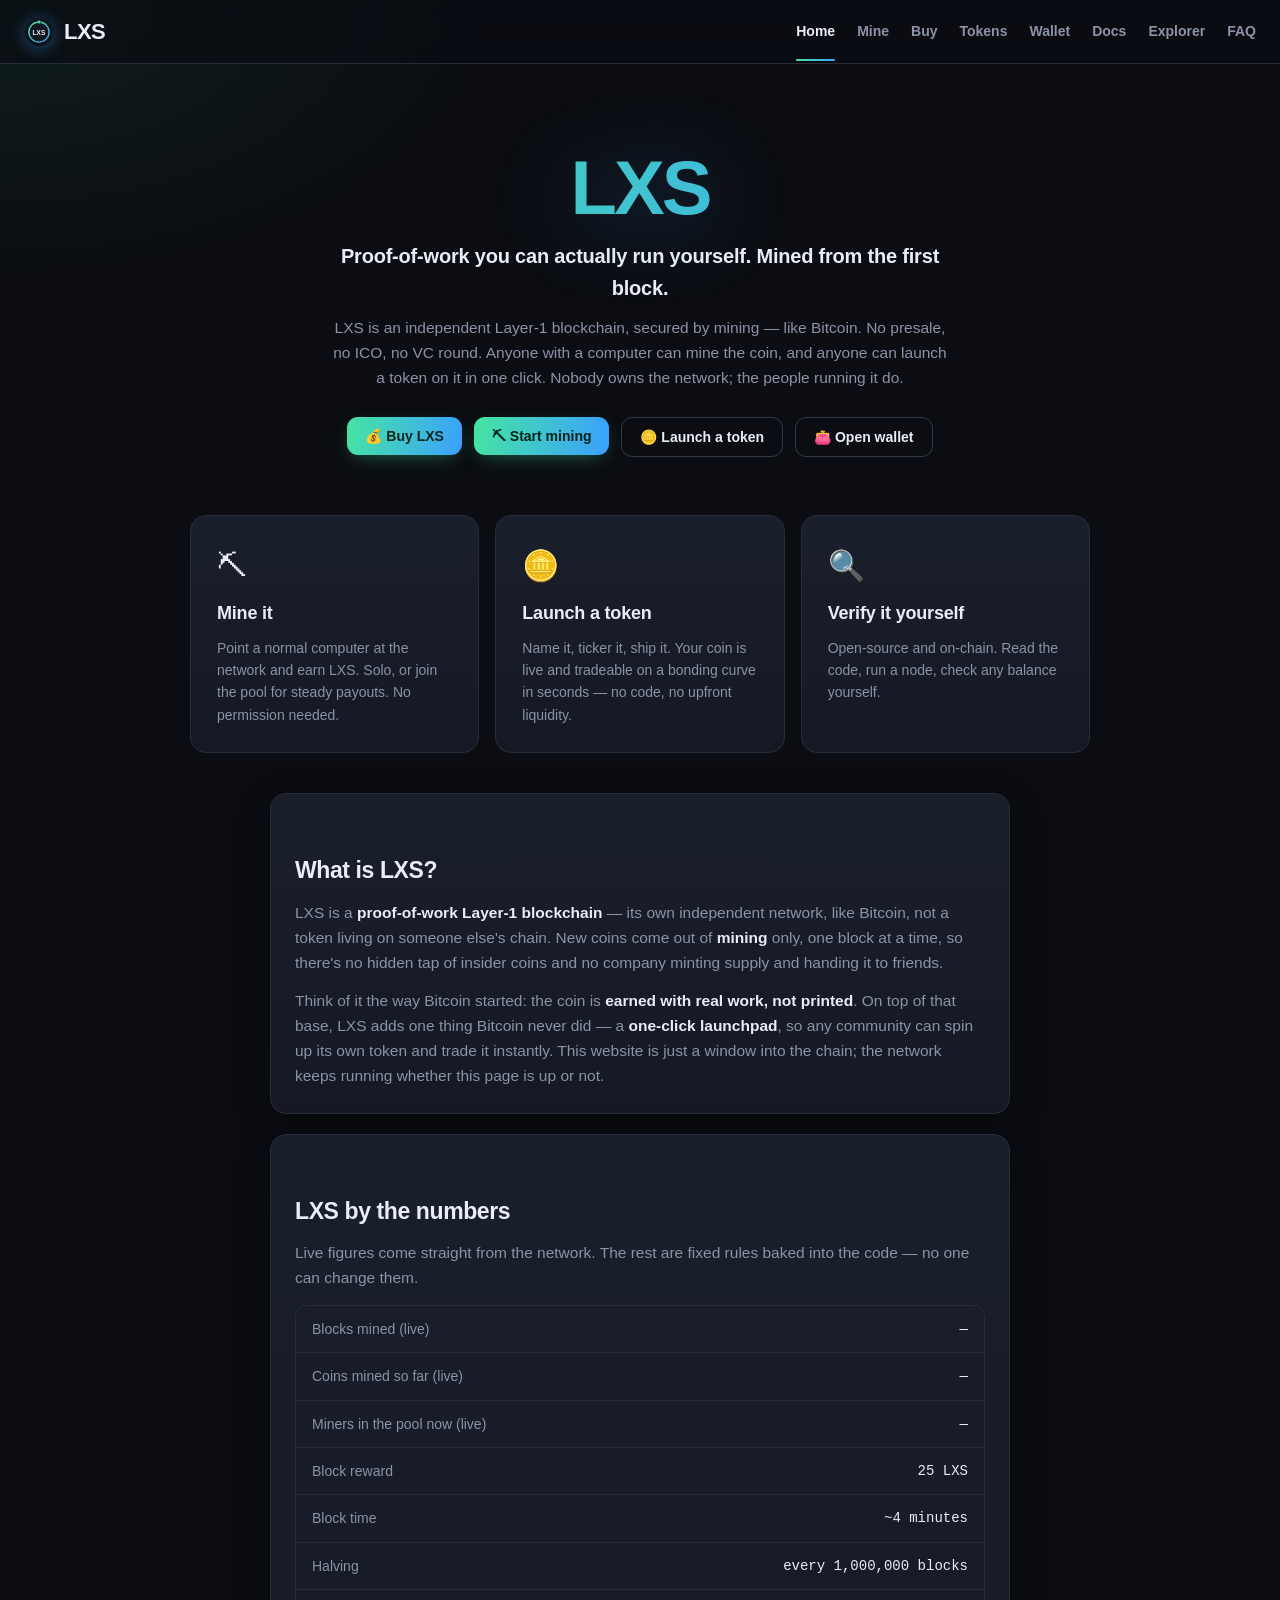
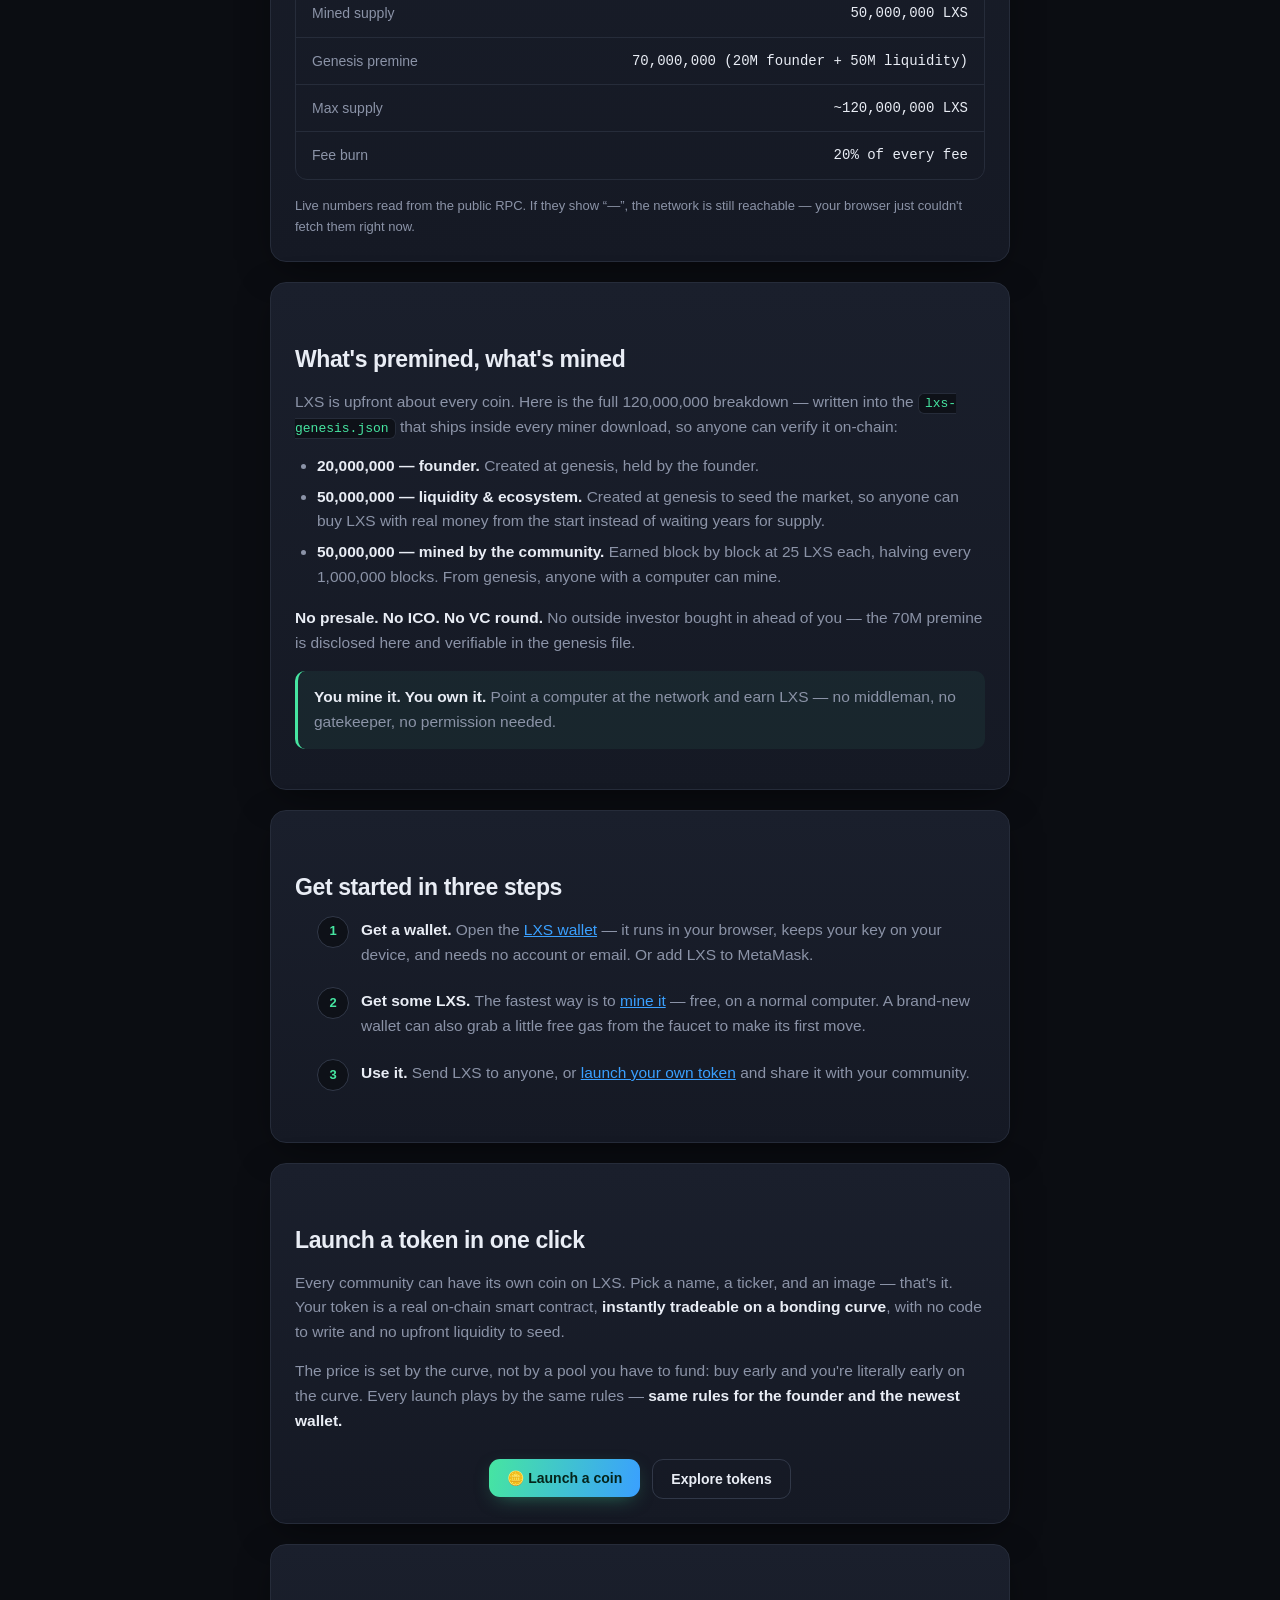
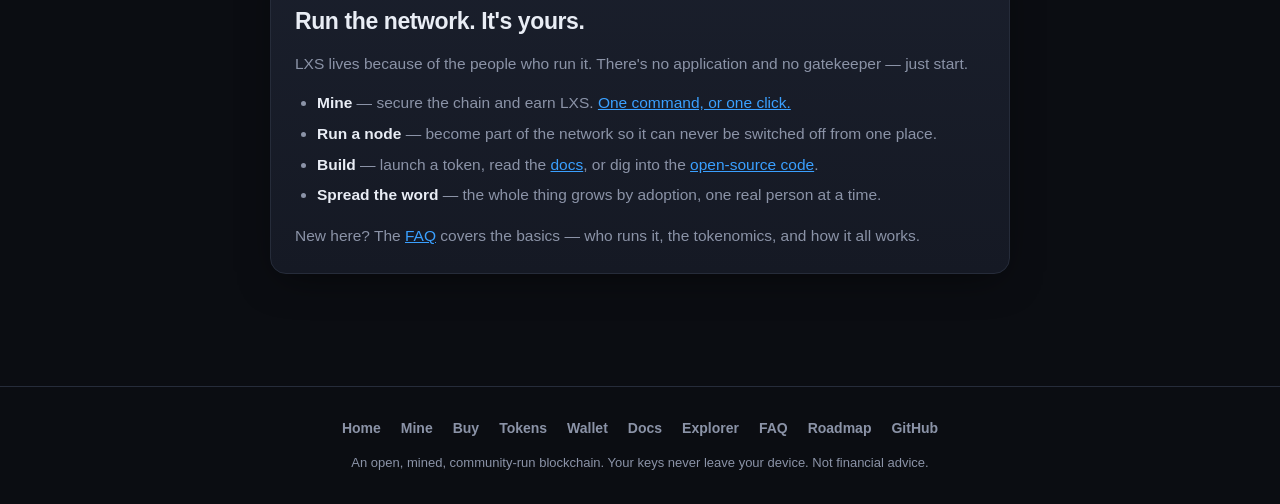
<file: index.html>
<!doctype html>
<html lang="en">
<head>
<meta charset="utf-8">
<meta name="viewport" content="width=device-width, initial-scale=1">
<title>LXS — a proof-of-work Layer-1 you can mine yourself</title>
<meta name="description" content="LXS is a proof-of-work Layer-1 blockchain. No presale, no ICO, no VC round — mined from the very first block. Anyone can mine it on a normal computer and launch a token on it in one click.">
<link rel="icon" type="image/svg+xml" href="lxs-logo.svg">
<link rel="stylesheet" href="style.css">
</head>
<body>
  <header>
    <a class="brand" href="index.html"><img src="lxs-logo.svg" alt="LXS logo">LXS</a>
    <nav class="nav">
      <a href="index.html" class="active">Home</a>
      <a href="mine.html">Mine</a>
      <a href="buy.html">Buy</a>
      <a href="tokens.html">Tokens</a>
      <a href="wallet.html">Wallet</a>
      <a href="docs.html">Docs</a>
      <a href="explorer.html">Explorer</a>
      <a href="faq.html">FAQ</a>
    </nav>
  </header>

  <main>
    <section class="hero big">
      <h1>LXS</h1>
      <p class="tag">Proof-of-work you can actually run yourself. Mined from the first block.</p>
      <p class="sub">LXS is an independent Layer-1 blockchain, secured by mining — like Bitcoin. No presale, no ICO, no VC round. Anyone with a computer can mine the coin, and anyone can launch a token on it in one click. Nobody owns the network; the people running it do.</p>
      <div class="hero-cta">
        <a href="buy.html"><button>💰 Buy LXS</button></a>
        <a href="mine.html"><button>⛏ Start mining</button></a>
        <a href="tokens.html"><button class="ghost">🪙 Launch a token</button></a>
        <a href="wallet.html"><button class="ghost">👛 Open wallet</button></a>
      </div>
    </section>

    <section class="tiles">
      <a class="tile" href="mine.html">
        <div class="emoji">⛏</div>
        <h3>Mine it</h3>
        <p>Point a normal computer at the network and earn LXS. Solo, or join the pool for steady payouts. No permission needed.</p>
      </a>
      <a class="tile" href="tokens.html">
        <div class="emoji">🪙</div>
        <h3>Launch a token</h3>
        <p>Name it, ticker it, ship it. Your coin is live and tradeable on a bonding curve in seconds — no code, no upfront liquidity.</p>
      </a>
      <a class="tile" href="docs.html">
        <div class="emoji">🔍</div>
        <h3>Verify it yourself</h3>
        <p>Open-source and on-chain. Read the code, run a node, check any balance yourself.</p>
      </a>
    </section>

    <section class="section card prose">
      <h2>What is LXS?</h2>
      <p>LXS is a <strong>proof-of-work Layer-1 blockchain</strong> — its own independent network, like Bitcoin, not a token living on someone else's chain. New coins come out of <strong>mining</strong> only, one block at a time, so there's no hidden tap of insider coins and no company minting supply and handing it to friends.</p>
      <p>Think of it the way Bitcoin started: the coin is <strong>earned with real work, not printed</strong>. On top of that base, LXS adds one thing Bitcoin never did — a <strong>one-click launchpad</strong>, so any community can spin up its own token and trade it instantly. This website is just a window into the chain; the network keeps running whether this page is up or not.</p>
    </section>

    <section class="section card prose">
      <h2>LXS by the numbers</h2>
      <p>Live figures come straight from the network. The rest are fixed rules baked into the code — no one can change them.</p>
      <div class="kv">
        <div><span class="k">Blocks mined (live)</span><span class="v" id="stat-height">—</span></div>
        <div><span class="k">Coins mined so far (live)</span><span class="v" id="stat-mined">—</span></div>
        <div><span class="k">Miners in the pool now (live)</span><span class="v" id="stat-pminers">—</span></div>
        <div><span class="k">Block reward</span><span class="v">25 LXS</span></div>
        <div><span class="k">Block time</span><span class="v">~4 minutes</span></div>
        <div><span class="k">Halving</span><span class="v">every 1,000,000 blocks</span></div>
        <div><span class="k">Mined supply</span><span class="v">50,000,000 LXS</span></div>
        <div><span class="k">Genesis premine</span><span class="v">70,000,000 (20M founder + 50M liquidity)</span></div>
        <div><span class="k">Max supply</span><span class="v">~120,000,000 LXS</span></div>
        <div><span class="k">Fee burn</span><span class="v">20% of every fee</span></div>
      </div>
      <p class="note">Live numbers read from the public RPC. If they show “—”, the network is still reachable — your browser just couldn't fetch them right now.</p>
    </section>

    <section class="section card prose">
      <h2>What's premined, what's mined</h2>
      <p>LXS is upfront about every coin. Here is the full 120,000,000 breakdown — written into the <code>lxs-genesis.json</code> that ships inside every miner download, so anyone can verify it on-chain:</p>
      <ul>
        <li><strong>20,000,000 — founder.</strong> Created at genesis, held by the founder.</li>
        <li><strong>50,000,000 — liquidity &amp; ecosystem.</strong> Created at genesis to seed the market, so anyone can buy LXS with real money from the start instead of waiting years for supply.</li>
        <li><strong>50,000,000 — mined by the community.</strong> Earned block by block at 25 LXS each, halving every 1,000,000 blocks. From genesis, anyone with a computer can mine.</li>
      </ul>
      <p><strong>No presale. No ICO. No VC round.</strong> No outside investor bought in ahead of you — the 70M premine is disclosed here and verifiable in the genesis file.</p>
      <div class="callout"><strong>You mine it. You own it.</strong> Point a computer at the network and earn LXS — no middleman, no gatekeeper, no permission needed.</div>
    </section>

    <section class="section card prose">
      <h2>Get started in three steps</h2>
      <ol class="steps">
        <li><strong>Get a wallet.</strong> Open the <a href="wallet.html">LXS wallet</a> — it runs in your browser, keeps your key on your device, and needs no account or email. Or add LXS to MetaMask.</li>
        <li><strong>Get some LXS.</strong> The fastest way is to <a href="mine.html">mine it</a> — free, on a normal computer. A brand-new wallet can also grab a little free gas from the faucet to make its first move.</li>
        <li><strong>Use it.</strong> Send LXS to anyone, or <a href="tokens.html">launch your own token</a> and share it with your community.</li>
      </ol>
    </section>

    <section class="section card prose">
      <h2>Launch a token in one click</h2>
      <p>Every community can have its own coin on LXS. Pick a name, a ticker, and an image — that's it. Your token is a real on-chain smart contract, <strong>instantly tradeable on a bonding curve</strong>, with no code to write and no upfront liquidity to seed.</p>
      <p>The price is set by the curve, not by a pool you have to fund: buy early and you're literally early on the curve. Every launch plays by the same rules — <strong>same rules for the founder and the newest wallet.</strong></p>
      <div class="hero-cta">
        <a href="tokens.html"><button>🪙 Launch a coin</button></a>
        <a href="tokens.html"><button class="ghost">Explore tokens</button></a>
      </div>
    </section>

    <section class="section card prose">
      <h2>Run the network. It's yours.</h2>
      <p>LXS lives because of the people who run it. There's no application and no gatekeeper — just start.</p>
      <ul>
        <li><strong>Mine</strong> — secure the chain and earn LXS. <a href="mine.html">One command, or one click.</a></li>
        <li><strong>Run a node</strong> — become part of the network so it can never be switched off from one place.</li>
        <li><strong>Build</strong> — launch a token, read the <a href="docs.html">docs</a>, or dig into the <a href="https://github.com/LXS-NETWORK/LXS">open-source code</a>.</li>
        <li><strong>Spread the word</strong> — the whole thing grows by adoption, one real person at a time.</li>
      </ul>
      <p>New here? The <a href="faq.html">FAQ</a> covers the basics — who runs it, the tokenomics, and how it all works.</p>
    </section>
  </main>

  <footer>
    <div class="foot-inner">
      <nav class="foot-nav">
        <a href="index.html">Home</a>
        <a href="mine.html">Mine</a>
      <a href="buy.html">Buy</a>
        <a href="tokens.html">Tokens</a>
        <a href="wallet.html">Wallet</a>
        <a href="docs.html">Docs</a>
        <a href="explorer.html">Explorer</a>
        <a href="faq.html">FAQ</a>
        <a href="roadmap.html">Roadmap</a>
        <a href="https://github.com/LXS-NETWORK/LXS">GitHub</a>
      </nav>
      <p>An open, mined, community-run blockchain. Your keys never leave your device. Not financial advice.</p>
    </div>
  </footer>

  <script src="config.js"></script>
  <script>
  /* Progressive enhancement: fill the "by the numbers" live cells straight from
     the public RPC. Pure content — no libraries. Fails silently, leaving the
     neutral "—" placeholder, so a fetch hiccup never breaks the page. */
  (function () {
    var cfg = window.LXS_CONFIG || {};
    var rpc = cfg.RPC_URL;
    if (!rpc) return;
    function set(id, txt) { var el = document.getElementById(id); if (el) el.textContent = txt; }
    function coinsMined(h) { var r = 25, era = 1000000, t = 0; while (h > 0 && r >= 1e-9) { var take = Math.min(h, era); t += take * r; h -= take; r /= 2; } return t; }
    fetch(rpc, { method: 'POST', headers: { 'content-type': 'application/json' },
      body: JSON.stringify({ jsonrpc: '2.0', method: 'eth_blockNumber', params: [], id: 1 }) })
      .then(function (r) { return r.json(); })
      .then(function (d) {
        if (!d || !d.result) return;
        var h = parseInt(d.result, 16);
        set('stat-height', h.toLocaleString());
        set('stat-mined', Math.round(coinsMined(h)).toLocaleString() + ' LXS');
      }).catch(function () {});
    fetch(rpc.replace(/\/$/, '') + '/pool/stats')
      .then(function (r) { return r.json(); })
      .then(function (d) { if (d && typeof d.minersActive !== 'undefined') set('stat-pminers', String(d.minersActive)); })
      .catch(function () {});
  })();
  </script>
</body>
</html>
</file>
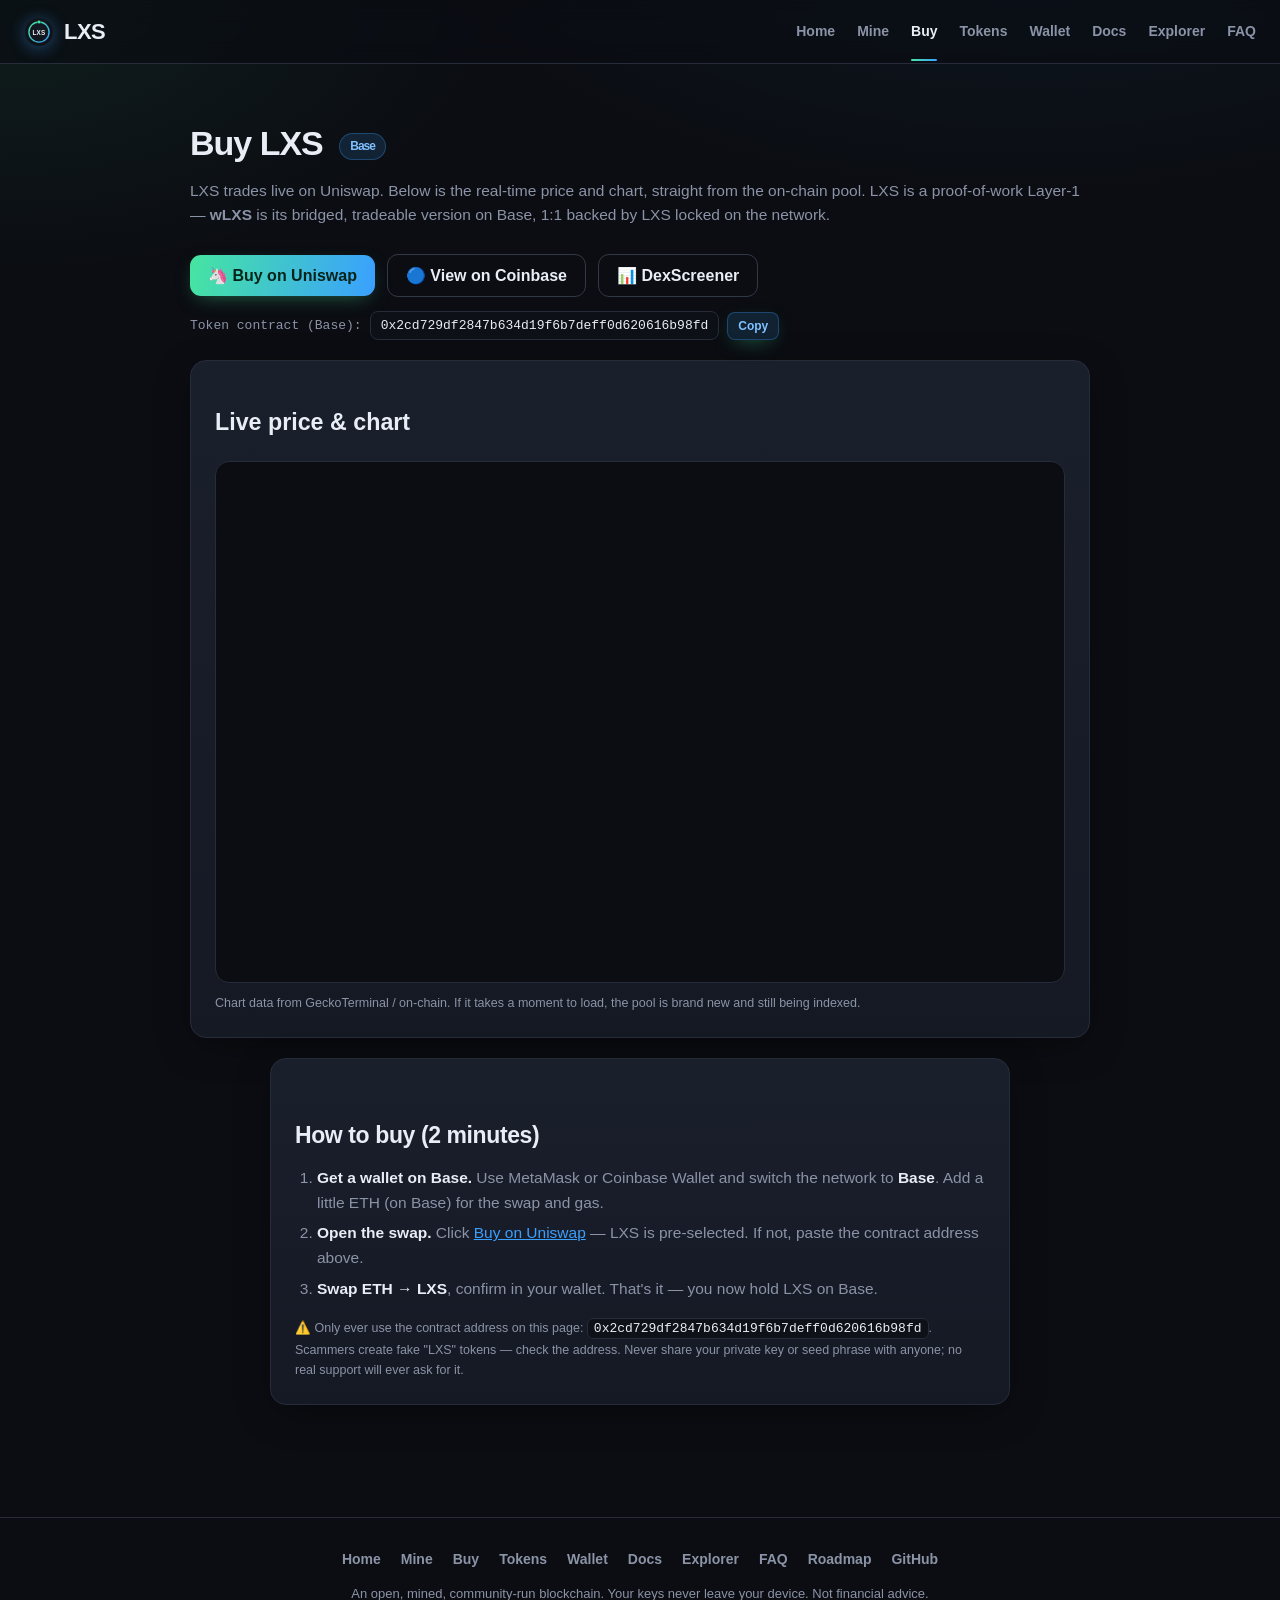
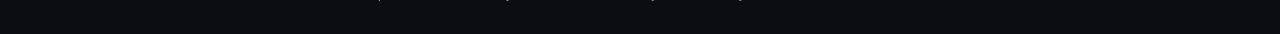
<file: buy.html>
<!doctype html>
<html lang="en">
<head>
<meta charset="utf-8">
<meta name="viewport" content="width=device-width, initial-scale=1">
<title>Buy LXS — live price & chart</title>
<meta name="description" content="Buy LXS on Uniswap (Base). Live price and chart. LXS is a proof-of-work Layer-1; wLXS is the bridged, tradeable version on Base.">
<link rel="icon" type="image/svg+xml" href="lxs-logo.svg">
<link rel="stylesheet" href="style.css">
<style>
  .buybar{display:flex;flex-wrap:wrap;gap:12px;align-items:center;margin:14px 0 6px}
  .buybar a button{font-size:16px}
  .addr{display:flex;align-items:center;gap:8px;flex-wrap:wrap;margin-top:14px;
    font:13px ui-monospace,SFMono-Regular,Menlo,monospace;color:var(--dim,#8b93a7)}
  .addr code{background:#0d1016;border:1px solid var(--line,#262c3a);border-radius:8px;padding:6px 10px;color:var(--text,#e9edf5);word-break:break-all}
  .addr button{background:rgba(58,160,255,.14);border:1px solid rgba(58,160,255,.3);color:#7fc0ff;font-size:12px;font-weight:800;border-radius:8px;padding:6px 10px;cursor:pointer}
  .chartwrap{margin-top:8px;border:1px solid var(--line,#262c3a);border-radius:14px;overflow:hidden;background:#0b0d12}
  .chartwrap iframe{width:100%;height:520px;border:0;display:block}
  .net{display:inline-block;font-size:12px;font-weight:800;color:#7fc0ff;background:rgba(58,160,255,.14);border:1px solid rgba(58,160,255,.3);border-radius:999px;padding:3px 10px;margin-left:8px;vertical-align:middle}
  .warn{font-size:12.5px;color:var(--dim,#8b93a7);margin-top:10px}
</style>
</head>
<body>
  <header>
    <a class="brand" href="index.html"><img src="lxs-logo.svg" alt="LXS logo">LXS</a>
    <nav class="nav">
      <a href="index.html">Home</a>
      <a href="mine.html">Mine</a>
      <a href="buy.html" class="active">Buy</a>
      <a href="tokens.html">Tokens</a>
      <a href="wallet.html">Wallet</a>
      <a href="docs.html">Docs</a>
      <a href="explorer.html">Explorer</a>
      <a href="faq.html">FAQ</a>
    </nav>
  </header>

  <main>
    <section class="hero">
      <h1>Buy LXS <span class="net">Base</span></h1>
      <p>LXS trades live on Uniswap. Below is the real-time price and chart, straight from the on-chain pool. LXS is a proof-of-work Layer-1 — <strong>wLXS</strong> is its bridged, tradeable version on Base, 1:1 backed by LXS locked on the network.</p>
      <div class="buybar">
        <a href="https://app.uniswap.org/swap?chain=base&outputCurrency=0x2cd729df2847b634d19f6b7deff0d620616b98fd" target="_blank" rel="noopener"><button>🦄 Buy on Uniswap</button></a>
        <a href="https://www.coinbase.com/price/lxs-base-0x2cd729df2847b634d19f6b7deff0d620616b98fd-token" target="_blank" rel="noopener"><button class="ghost">🔵 View on Coinbase</button></a>
        <a href="https://dexscreener.com/base/0xbf94ac608d793641ece6f8758ce8060f65216fd1" target="_blank" rel="noopener"><button class="ghost">📊 DexScreener</button></a>
      </div>
      <div class="addr">
        Token contract (Base):
        <code id="ca">0x2cd729df2847b634d19f6b7deff0d620616b98fd</code>
        <button onclick="navigator.clipboard.writeText('0x2cd729df2847b634d19f6b7deff0d620616b98fd');this.textContent='Copied ✓';setTimeout(()=>this.textContent='Copy',1500)">Copy</button>
      </div>
    </section>

    <section class="section card">
      <h2>Live price & chart</h2>
      <div class="chartwrap">
        <iframe title="LXS live chart" src="https://www.geckoterminal.com/base/pools/0xbf94ac608d793641ece6f8758ce8060f65216fd1?embed=1&info=0&swaps=1&grayscale=0&light_chart=0" allow="clipboard-write" allowfullscreen loading="lazy"></iframe>
      </div>
      <p class="warn">Chart data from GeckoTerminal / on-chain. If it takes a moment to load, the pool is brand new and still being indexed.</p>
    </section>

    <section class="section card prose">
      <h2>How to buy (2 minutes)</h2>
      <ol>
        <li><strong>Get a wallet on Base.</strong> Use MetaMask or Coinbase Wallet and switch the network to <strong>Base</strong>. Add a little ETH (on Base) for the swap and gas.</li>
        <li><strong>Open the swap.</strong> Click <a href="https://app.uniswap.org/swap?chain=base&outputCurrency=0x2cd729df2847b634d19f6b7deff0d620616b98fd" target="_blank" rel="noopener">Buy on Uniswap</a> — LXS is pre-selected. If not, paste the contract address above.</li>
        <li><strong>Swap ETH → LXS</strong>, confirm in your wallet. That's it — you now hold LXS on Base.</li>
      </ol>
      <p class="warn">⚠️ Only ever use the contract address on this page: <code style="color:#e9edf5">0x2cd729df2847b634d19f6b7deff0d620616b98fd</code>. Scammers create fake "LXS" tokens — check the address. Never share your private key or seed phrase with anyone; no real support will ever ask for it.</p>
    </section>
  </main>

  <footer>
    <div class="foot-inner">
      <nav class="foot-nav">
        <a href="index.html">Home</a>
        <a href="mine.html">Mine</a>
        <a href="buy.html">Buy</a>
        <a href="tokens.html">Tokens</a>
        <a href="wallet.html">Wallet</a>
        <a href="docs.html">Docs</a>
        <a href="explorer.html">Explorer</a>
        <a href="faq.html">FAQ</a>
        <a href="roadmap.html">Roadmap</a>
        <a href="https://github.com/LXS-NETWORK/LXS">GitHub</a>
      </nav>
      <p>An open, mined, community-run blockchain. Your keys never leave your device. Not financial advice.</p>
    </div>
  </footer>
</body>
</html>
</file>
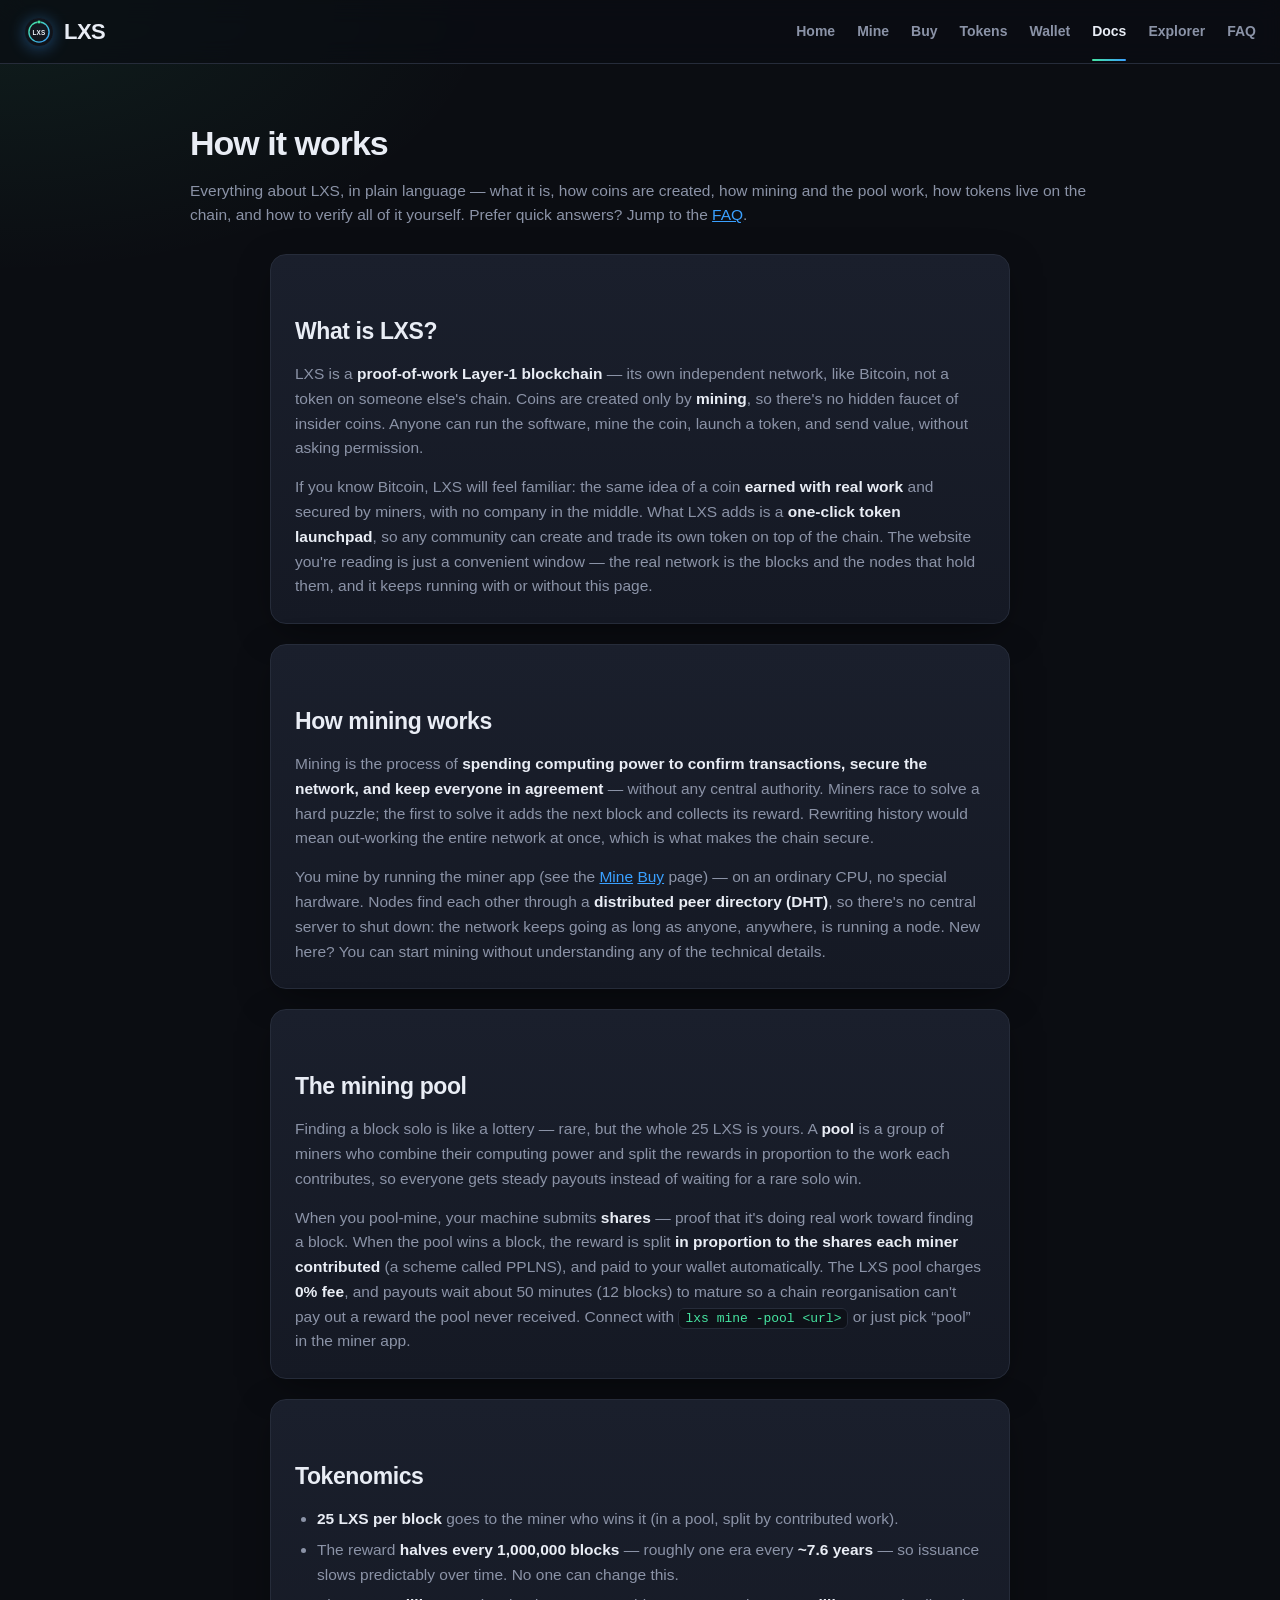
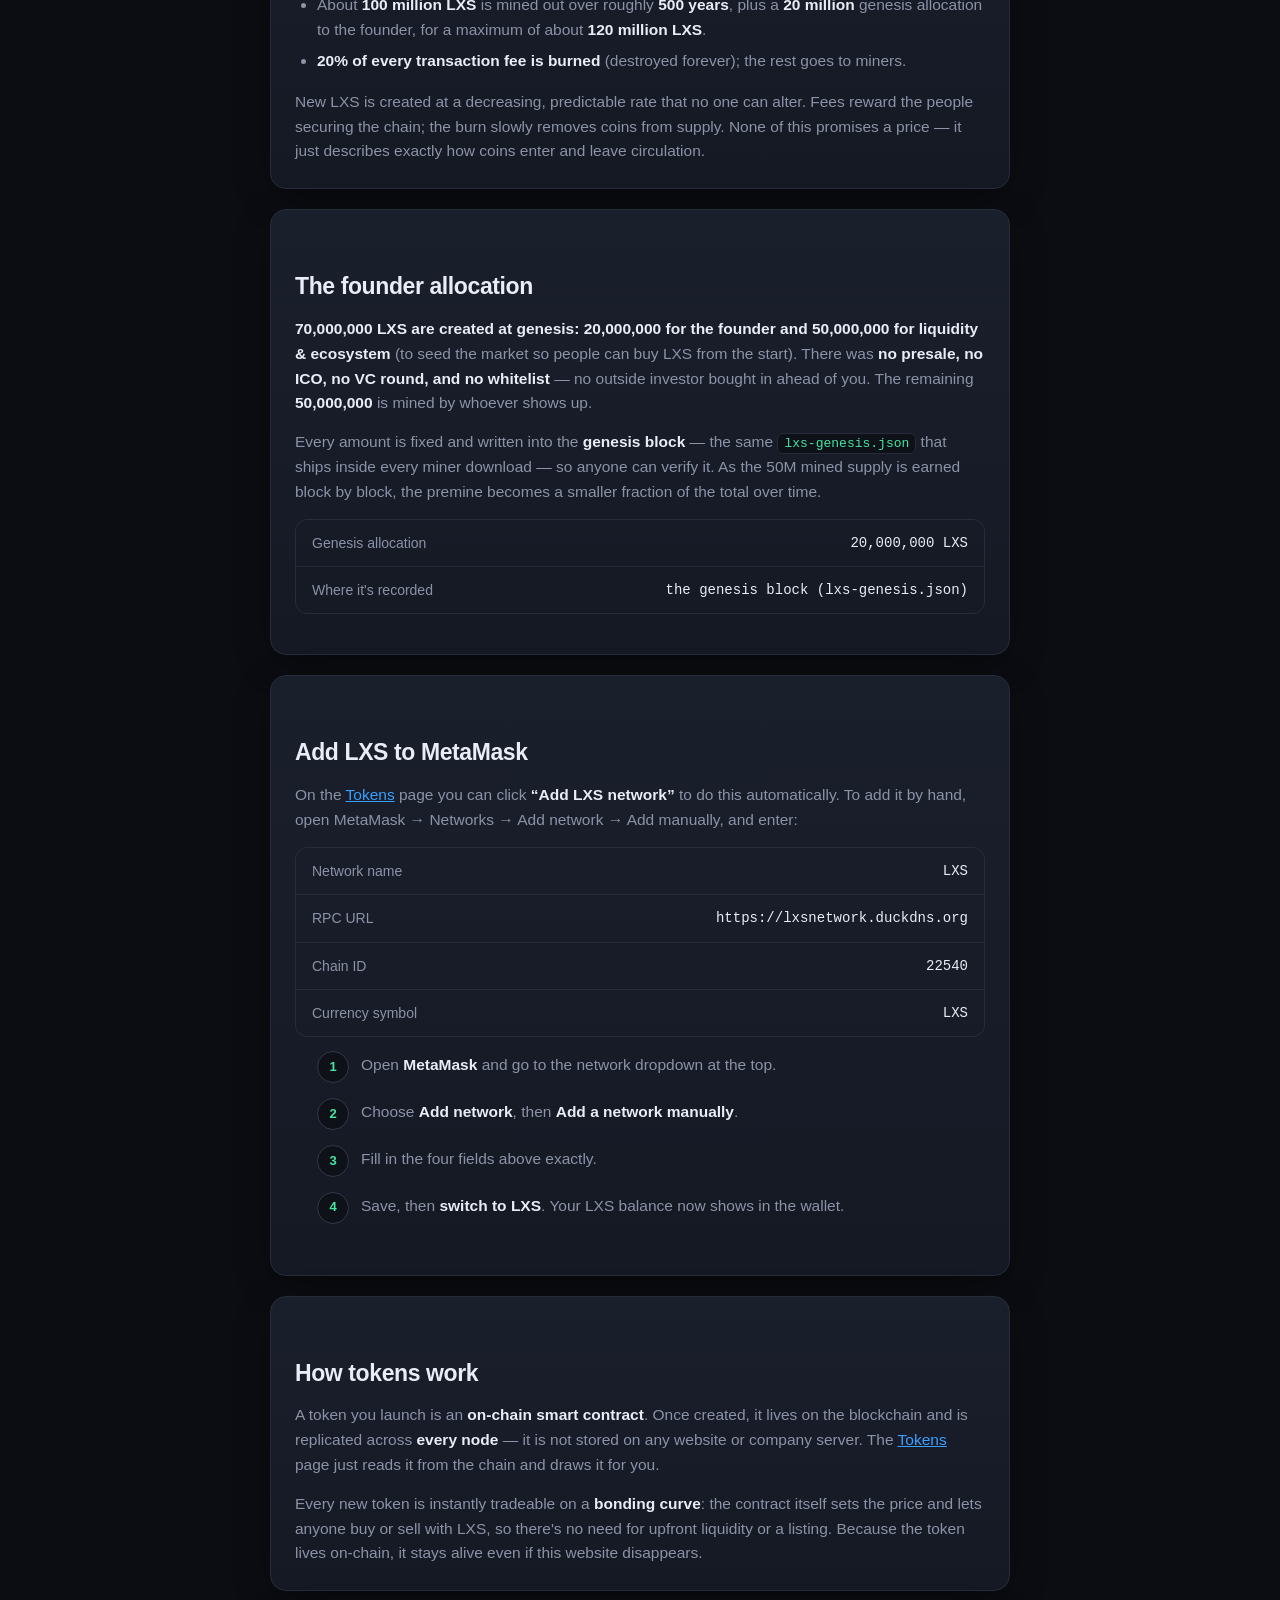
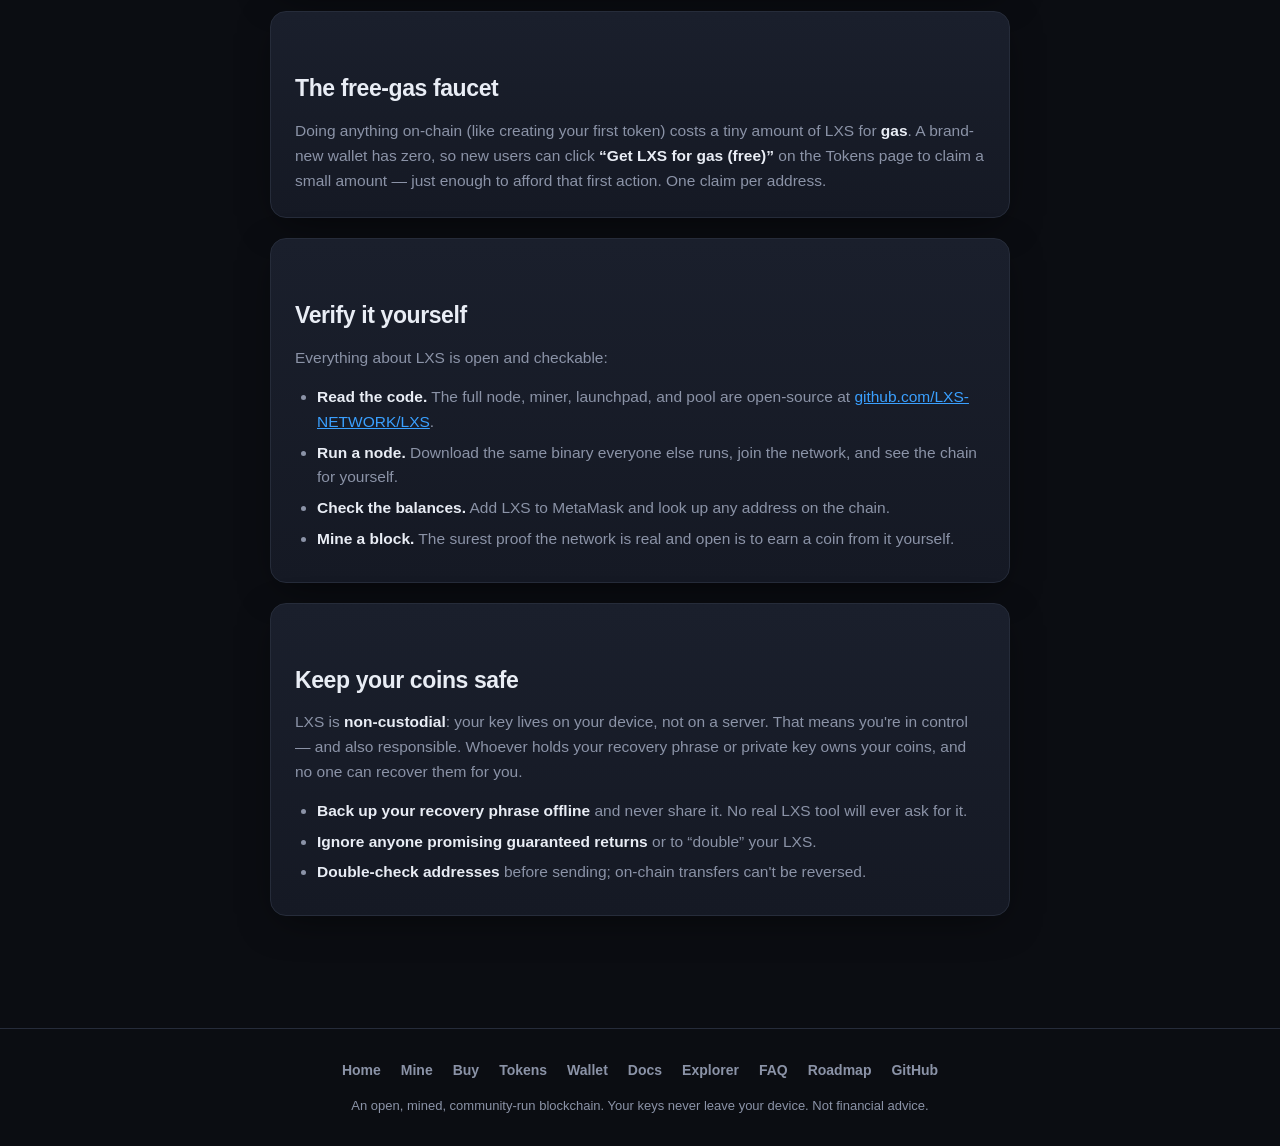
<file: docs.html>
<!doctype html>
<html lang="en">
<head>
<meta charset="utf-8">
<meta name="viewport" content="width=device-width, initial-scale=1">
<title>LXS — How it works (docs)</title>
<meta name="description" content="Everything about LXS in plain language: what it is, proof-of-work mining, tokenomics and the founder allocation, the mining pool, tokens, the faucet, and how to verify it all yourself.">
<link rel="icon" type="image/svg+xml" href="lxs-logo.svg">
<link rel="stylesheet" href="style.css">
</head>
<body>
  <header>
    <a class="brand" href="index.html"><img src="lxs-logo.svg" alt="LXS logo">LXS</a>
    <nav class="nav">
      <a href="index.html">Home</a>
      <a href="mine.html">Mine</a>
      <a href="buy.html">Buy</a>
      <a href="tokens.html">Tokens</a>
      <a href="wallet.html">Wallet</a>
      <a href="docs.html" class="active">Docs</a>
      <a href="explorer.html">Explorer</a>
      <a href="faq.html">FAQ</a>
    </nav>
  </header>

  <main>
    <section class="hero">
      <h1>How it works</h1>
      <p>Everything about LXS, in plain language — what it is, how coins are created, how mining and the pool work, how tokens live on the chain, and how to verify all of it yourself. Prefer quick answers? Jump to the <a href="faq.html">FAQ</a>.</p>
    </section>

    <section class="section card prose">
      <h2>What is LXS?</h2>
      <p>LXS is a <strong>proof-of-work Layer-1 blockchain</strong> — its own independent network, like Bitcoin, not a token on someone else's chain. Coins are created only by <strong>mining</strong>, so there's no hidden faucet of insider coins. Anyone can run the software, mine the coin, launch a token, and send value, without asking permission.</p>
      <p>If you know Bitcoin, LXS will feel familiar: the same idea of a coin <strong>earned with real work</strong> and secured by miners, with no company in the middle. What LXS adds is a <strong>one-click token launchpad</strong>, so any community can create and trade its own token on top of the chain. The website you're reading is just a convenient window — the real network is the blocks and the nodes that hold them, and it keeps running with or without this page.</p>
    </section>

    <section class="section card prose">
      <h2>How mining works</h2>
      <p>Mining is the process of <strong>spending computing power to confirm transactions, secure the network, and keep everyone in agreement</strong> — without any central authority. Miners race to solve a hard puzzle; the first to solve it adds the next block and collects its reward. Rewriting history would mean out-working the entire network at once, which is what makes the chain secure.</p>
      <p>You mine by running the miner app (see the <a href="mine.html">Mine</a>
      <a href="buy.html">Buy</a> page) — on an ordinary CPU, no special hardware. Nodes find each other through a <strong>distributed peer directory (DHT)</strong>, so there's no central server to shut down: the network keeps going as long as anyone, anywhere, is running a node. New here? You can start mining without understanding any of the technical details.</p>
    </section>

    <section class="section card prose">
      <h2>The mining pool</h2>
      <p>Finding a block solo is like a lottery — rare, but the whole 25 LXS is yours. A <strong>pool</strong> is a group of miners who combine their computing power and split the rewards in proportion to the work each contributes, so everyone gets steady payouts instead of waiting for a rare solo win.</p>
      <p>When you pool-mine, your machine submits <strong>shares</strong> — proof that it's doing real work toward finding a block. When the pool wins a block, the reward is split <strong>in proportion to the shares each miner contributed</strong> (a scheme called PPLNS), and paid to your wallet automatically. The LXS pool charges <strong>0% fee</strong>, and payouts wait about 50 minutes (12 blocks) to mature so a chain reorganisation can't pay out a reward the pool never received. Connect with <code>lxs mine -pool &lt;url&gt;</code> or just pick “pool” in the miner app.</p>
    </section>

    <section class="section card prose">
      <h2>Tokenomics</h2>
      <ul>
        <li><strong>25 LXS per block</strong> goes to the miner who wins it (in a pool, split by contributed work).</li>
        <li>The reward <strong>halves every 1,000,000 blocks</strong> — roughly one era every <strong>~7.6 years</strong> — so issuance slows predictably over time. No one can change this.</li>
        <li>About <strong>100 million LXS</strong> is mined out over roughly <strong>500 years</strong>, plus a <strong>20 million</strong> genesis allocation to the founder, for a maximum of about <strong>120 million LXS</strong>.</li>
        <li><strong>20% of every transaction fee is burned</strong> (destroyed forever); the rest goes to miners.</li>
      </ul>
      <p>New LXS is created at a decreasing, predictable rate that no one can alter. Fees reward the people securing the chain; the burn slowly removes coins from supply. None of this promises a price — it just describes exactly how coins enter and leave circulation.</p>
    </section>

    <section class="section card prose">
      <h2>The founder allocation</h2>
      <p><strong>70,000,000 LXS are created at genesis: 20,000,000 for the founder and 50,000,000 for liquidity &amp; ecosystem</strong> (to seed the market so people can buy LXS from the start). There was <strong>no presale, no ICO, no VC round, and no whitelist</strong> — no outside investor bought in ahead of you. The remaining <strong>50,000,000</strong> is mined by whoever shows up.</p>
      <p>Every amount is fixed and written into the <strong>genesis block</strong> — the same <code>lxs-genesis.json</code> that ships inside every miner download — so anyone can verify it. As the 50M mined supply is earned block by block, the premine becomes a smaller fraction of the total over time.</p>
      <div class="kv">
        <div><span class="k">Genesis allocation</span><span class="v">20,000,000 LXS</span></div>
        <div><span class="k">Where it's recorded</span><span class="v">the genesis block (lxs-genesis.json)</span></div>
      </div>
    </section>

    <section class="section card prose">
      <h2>Add LXS to MetaMask</h2>
      <p>On the <a href="tokens.html">Tokens</a> page you can click <strong>“Add LXS network”</strong> to do this automatically. To add it by hand, open MetaMask → Networks → Add network → Add manually, and enter:</p>
      <div class="kv">
        <div><span class="k">Network name</span><span class="v">LXS</span></div>
        <div><span class="k">RPC URL</span><span class="v">https://lxsnetwork.duckdns.org</span></div>
        <div><span class="k">Chain ID</span><span class="v">22540</span></div>
        <div><span class="k">Currency symbol</span><span class="v">LXS</span></div>
      </div>
      <ol class="steps">
        <li>Open <strong>MetaMask</strong> and go to the network dropdown at the top.</li>
        <li>Choose <strong>Add network</strong>, then <strong>Add a network manually</strong>.</li>
        <li>Fill in the four fields above exactly.</li>
        <li>Save, then <strong>switch to LXS</strong>. Your LXS balance now shows in the wallet.</li>
      </ol>
    </section>

    <section class="section card prose">
      <h2>How tokens work</h2>
      <p>A token you launch is an <strong>on-chain smart contract</strong>. Once created, it lives on the blockchain and is replicated across <strong>every node</strong> — it is not stored on any website or company server. The <a href="tokens.html">Tokens</a> page just reads it from the chain and draws it for you.</p>
      <p>Every new token is instantly tradeable on a <strong>bonding curve</strong>: the contract itself sets the price and lets anyone buy or sell with LXS, so there's no need for upfront liquidity or a listing. Because the token lives on-chain, it stays alive even if this website disappears.</p>
    </section>

    <section class="section card prose">
      <h2>The free-gas faucet</h2>
      <p>Doing anything on-chain (like creating your first token) costs a tiny amount of LXS for <strong>gas</strong>. A brand-new wallet has zero, so new users can click <strong>“Get LXS for gas (free)”</strong> on the Tokens page to claim a small amount — just enough to afford that first action. One claim per address.</p>
    </section>

    <section class="section card prose">
      <h2>Verify it yourself</h2>
      <p>Everything about LXS is open and checkable:</p>
      <ul>
        <li><strong>Read the code.</strong> The full node, miner, launchpad, and pool are open-source at <a href="https://github.com/LXS-NETWORK/LXS">github.com/LXS-NETWORK/LXS</a>.</li>
        <li><strong>Run a node.</strong> Download the same binary everyone else runs, join the network, and see the chain for yourself.</li>
        <li><strong>Check the balances.</strong> Add LXS to MetaMask and look up any address on the chain.</li>
        <li><strong>Mine a block.</strong> The surest proof the network is real and open is to earn a coin from it yourself.</li>
      </ul>
    </section>

    <section class="section card prose">
      <h2>Keep your coins safe</h2>
      <p>LXS is <strong>non-custodial</strong>: your key lives on your device, not on a server. That means you're in control — and also responsible. Whoever holds your recovery phrase or private key owns your coins, and no one can recover them for you.</p>
      <ul>
        <li><strong>Back up your recovery phrase offline</strong> and never share it. No real LXS tool will ever ask for it.</li>
        <li><strong>Ignore anyone promising guaranteed returns</strong> or to “double” your LXS.</li>
        <li><strong>Double-check addresses</strong> before sending; on-chain transfers can't be reversed.</li>
      </ul>
    </section>
  </main>

  <footer>
    <div class="foot-inner">
      <nav class="foot-nav">
        <a href="index.html">Home</a>
        <a href="mine.html">Mine</a>
      <a href="buy.html">Buy</a>
        <a href="tokens.html">Tokens</a>
        <a href="wallet.html">Wallet</a>
        <a href="docs.html">Docs</a>
        <a href="explorer.html">Explorer</a>
        <a href="faq.html">FAQ</a>
        <a href="roadmap.html">Roadmap</a>
        <a href="https://github.com/LXS-NETWORK/LXS">GitHub</a>
      </nav>
      <p>An open, mined, community-run blockchain. Your keys never leave your device. Not financial advice.</p>
    </div>
  </footer>
</body>
</html>
</file>
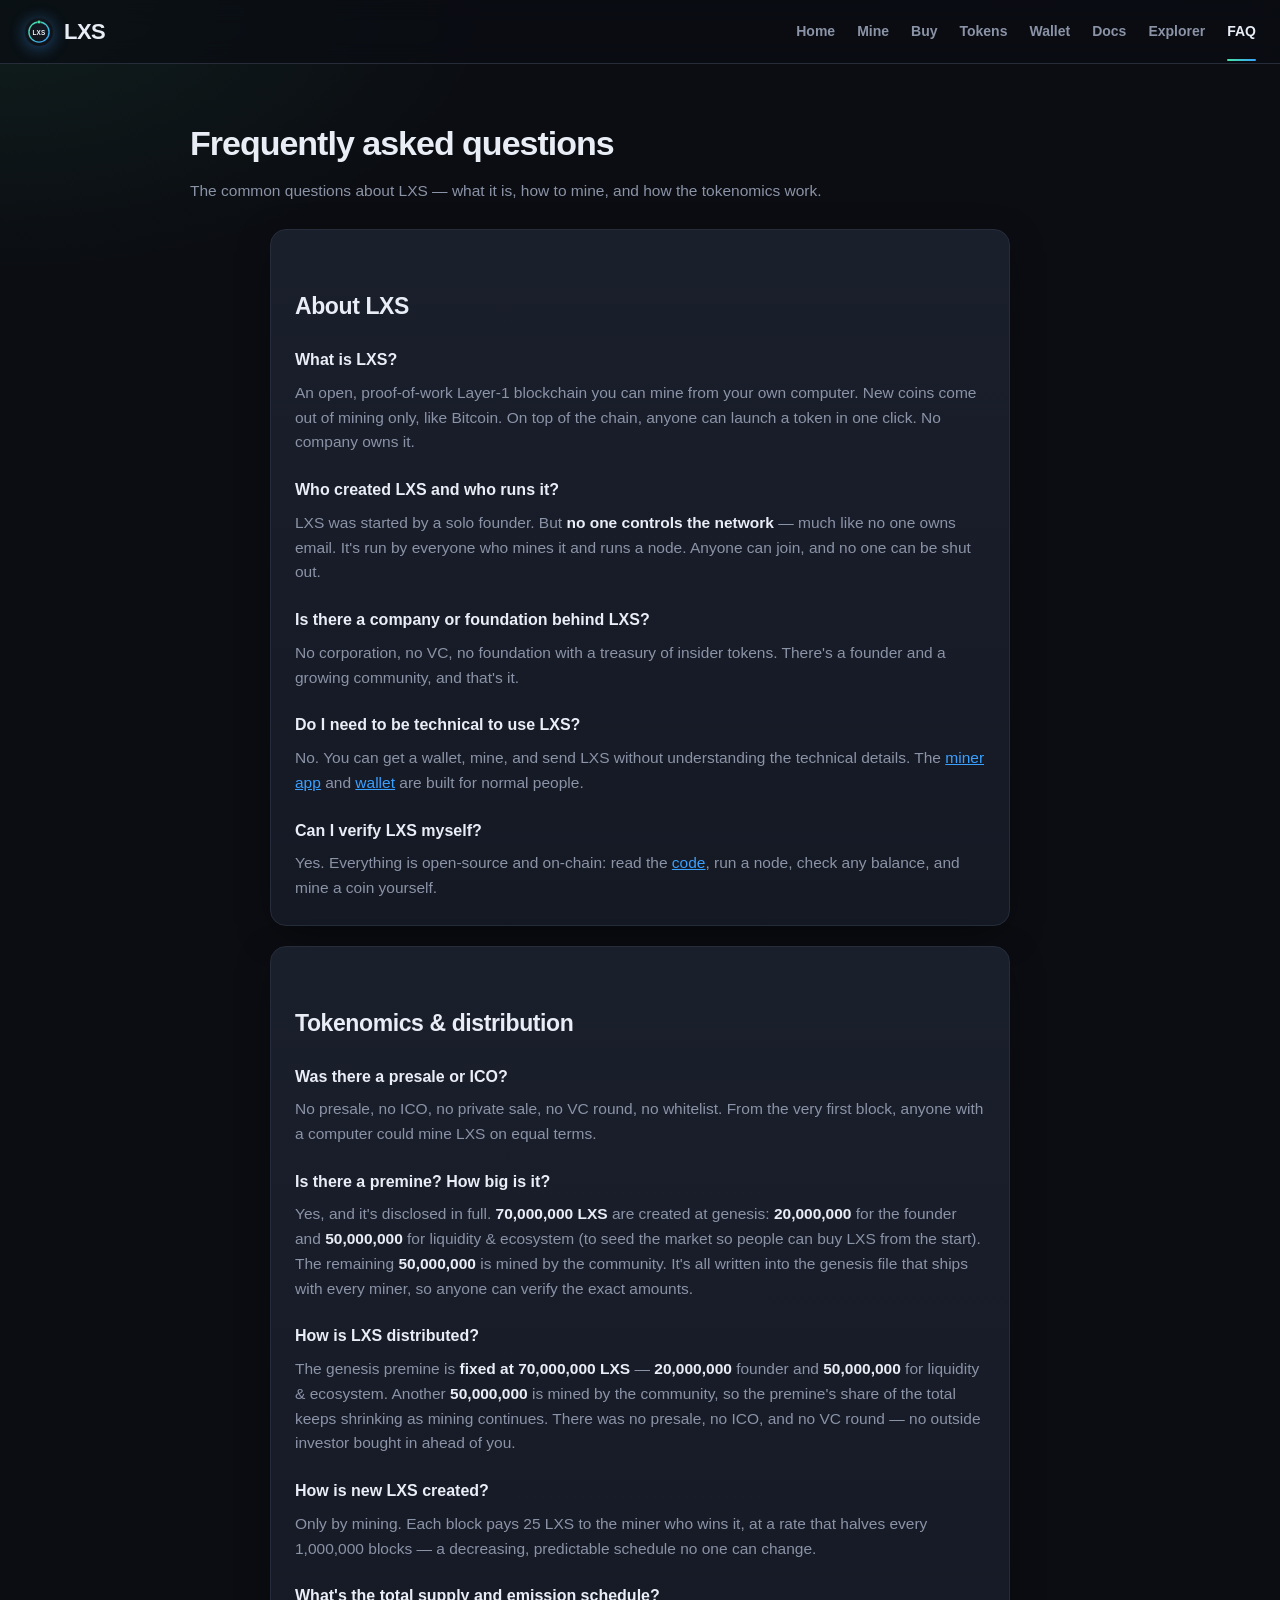
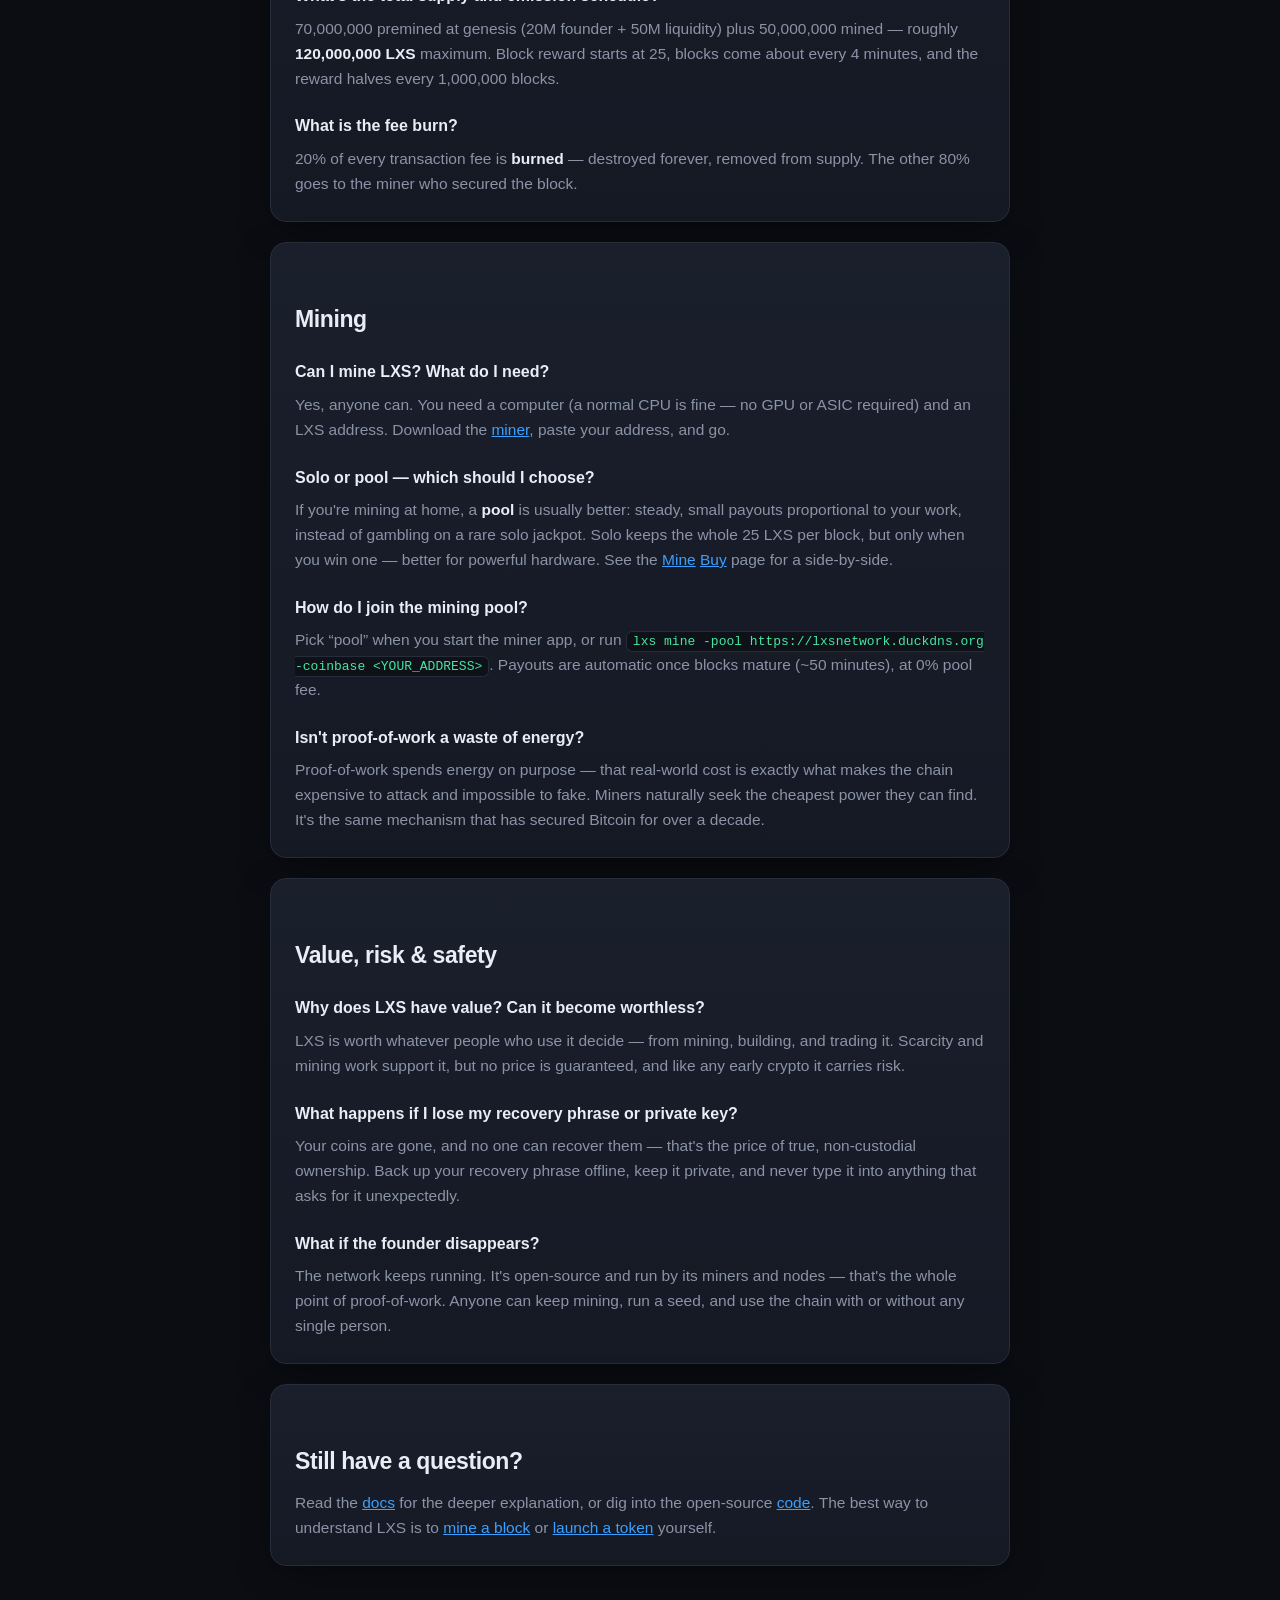
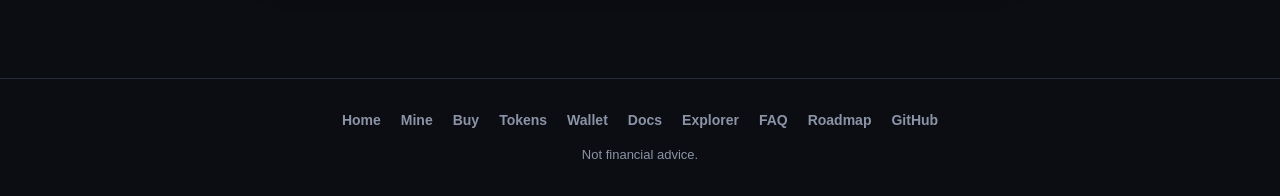
<file: faq.html>
<!doctype html>
<html lang="en">
<head>
<meta charset="utf-8">
<meta name="viewport" content="width=device-width, initial-scale=1">
<title>LXS — Frequently asked questions</title>
<meta name="description" content="Answers about LXS: who runs it, the founder allocation, how to mine, and the tokenomics.">
<link rel="icon" type="image/svg+xml" href="lxs-logo.svg">
<link rel="stylesheet" href="style.css">
</head>
<body>
  <header>
    <a class="brand" href="index.html"><img src="lxs-logo.svg" alt="LXS logo">LXS</a>
    <nav class="nav">
      <a href="index.html">Home</a>
      <a href="mine.html">Mine</a>
      <a href="buy.html">Buy</a>
      <a href="tokens.html">Tokens</a>
      <a href="wallet.html">Wallet</a>
      <a href="docs.html">Docs</a>
      <a href="explorer.html">Explorer</a>
      <a href="faq.html" class="active">FAQ</a>
    </nav>
  </header>

  <main>
    <section class="hero">
      <h1>Frequently asked questions</h1>
      <p>The common questions about LXS — what it is, how to mine, and how the tokenomics work.</p>
    </section>

    <section class="section card prose">
      <h2>About LXS</h2>

      <h3>What is LXS?</h3>
      <p>An open, proof-of-work Layer-1 blockchain you can mine from your own computer. New coins come out of mining only, like Bitcoin. On top of the chain, anyone can launch a token in one click. No company owns it.</p>

      <h3>Who created LXS and who runs it?</h3>
      <p>LXS was started by a solo founder. But <strong>no one controls the network</strong> — much like no one owns email. It's run by everyone who mines it and runs a node. Anyone can join, and no one can be shut out.</p>

      <h3>Is there a company or foundation behind LXS?</h3>
      <p>No corporation, no VC, no foundation with a treasury of insider tokens. There's a founder and a growing community, and that's it.</p>

      <h3>Do I need to be technical to use LXS?</h3>
      <p>No. You can get a wallet, mine, and send LXS without understanding the technical details. The <a href="mine.html">miner app</a> and <a href="wallet.html">wallet</a> are built for normal people.</p>

      <h3>Can I verify LXS myself?</h3>
      <p>Yes. Everything is open-source and on-chain: read the <a href="https://github.com/LXS-NETWORK/LXS">code</a>, run a node, check any balance, and mine a coin yourself.</p>
    </section>

    <section class="section card prose">
      <h2>Tokenomics &amp; distribution</h2>

      <h3>Was there a presale or ICO?</h3>
      <p>No presale, no ICO, no private sale, no VC round, no whitelist. From the very first block, anyone with a computer could mine LXS on equal terms.</p>

      <h3>Is there a premine? How big is it?</h3>
      <p>Yes, and it's disclosed in full. <strong>70,000,000 LXS</strong> are created at genesis: <strong>20,000,000</strong> for the founder and <strong>50,000,000</strong> for liquidity &amp; ecosystem (to seed the market so people can buy LXS from the start). The remaining <strong>50,000,000</strong> is mined by the community. It's all written into the genesis file that ships with every miner, so anyone can verify the exact amounts.</p>

      <h3>How is LXS distributed?</h3>
      <p>The genesis premine is <strong>fixed at 70,000,000 LXS</strong> — <strong>20,000,000</strong> founder and <strong>50,000,000</strong> for liquidity &amp; ecosystem. Another <strong>50,000,000</strong> is mined by the community, so the premine's share of the total keeps shrinking as mining continues. There was no presale, no ICO, and no VC round — no outside investor bought in ahead of you.</p>

      <h3>How is new LXS created?</h3>
      <p>Only by mining. Each block pays 25 LXS to the miner who wins it, at a rate that halves every 1,000,000 blocks — a decreasing, predictable schedule no one can change.</p>

      <h3>What's the total supply and emission schedule?</h3>
      <p>70,000,000 premined at genesis (20M founder + 50M liquidity) plus 50,000,000 mined — roughly <strong>120,000,000 LXS</strong> maximum. Block reward starts at 25, blocks come about every 4 minutes, and the reward halves every 1,000,000 blocks.</p>

      <h3>What is the fee burn?</h3>
      <p>20% of every transaction fee is <strong>burned</strong> — destroyed forever, removed from supply. The other 80% goes to the miner who secured the block.</p>
    </section>

    <section class="section card prose">
      <h2>Mining</h2>

      <h3>Can I mine LXS? What do I need?</h3>
      <p>Yes, anyone can. You need a computer (a normal CPU is fine — no GPU or ASIC required) and an LXS address. Download the <a href="mine.html">miner</a>, paste your address, and go.</p>

      <h3>Solo or pool — which should I choose?</h3>
      <p>If you're mining at home, a <strong>pool</strong> is usually better: steady, small payouts proportional to your work, instead of gambling on a rare solo jackpot. Solo keeps the whole 25 LXS per block, but only when you win one — better for powerful hardware. See the <a href="mine.html">Mine</a>
      <a href="buy.html">Buy</a> page for a side-by-side.</p>

      <h3>How do I join the mining pool?</h3>
      <p>Pick “pool” when you start the miner app, or run <code>lxs mine -pool https://lxsnetwork.duckdns.org -coinbase &lt;YOUR_ADDRESS&gt;</code>. Payouts are automatic once blocks mature (~50 minutes), at 0% pool fee.</p>

      <h3>Isn't proof-of-work a waste of energy?</h3>
      <p>Proof-of-work spends energy on purpose — that real-world cost is exactly what makes the chain expensive to attack and impossible to fake. Miners naturally seek the cheapest power they can find. It's the same mechanism that has secured Bitcoin for over a decade.</p>
    </section>

    <section class="section card prose">
      <h2>Value, risk &amp; safety</h2>

      <h3>Why does LXS have value? Can it become worthless?</h3>
      <p>LXS is worth whatever people who use it decide — from mining, building, and trading it. Scarcity and mining work support it, but no price is guaranteed, and like any early crypto it carries risk.</p>

      <h3>What happens if I lose my recovery phrase or private key?</h3>
      <p>Your coins are gone, and no one can recover them — that's the price of true, non-custodial ownership. Back up your recovery phrase offline, keep it private, and never type it into anything that asks for it unexpectedly.</p>

      <h3>What if the founder disappears?</h3>
      <p>The network keeps running. It's open-source and run by its miners and nodes — that's the whole point of proof-of-work. Anyone can keep mining, run a seed, and use the chain with or without any single person.</p>
    </section>

    <section class="section card prose">
      <h2>Still have a question?</h2>
      <p>Read the <a href="docs.html">docs</a> for the deeper explanation, or dig into the open-source <a href="https://github.com/LXS-NETWORK/LXS">code</a>. The best way to understand LXS is to <a href="mine.html">mine a block</a> or <a href="tokens.html">launch a token</a> yourself.</p>
    </section>
  </main>

  <footer>
    <div class="foot-inner">
      <nav class="foot-nav">
        <a href="index.html">Home</a>
        <a href="mine.html">Mine</a>
      <a href="buy.html">Buy</a>
        <a href="tokens.html">Tokens</a>
        <a href="wallet.html">Wallet</a>
        <a href="docs.html">Docs</a>
        <a href="explorer.html">Explorer</a>
        <a href="faq.html">FAQ</a>
        <a href="roadmap.html">Roadmap</a>
        <a href="https://github.com/LXS-NETWORK/LXS">GitHub</a>
      </nav>
      <p>Not financial advice.</p>
    </div>
  </footer>
</body>
</html>
</file>
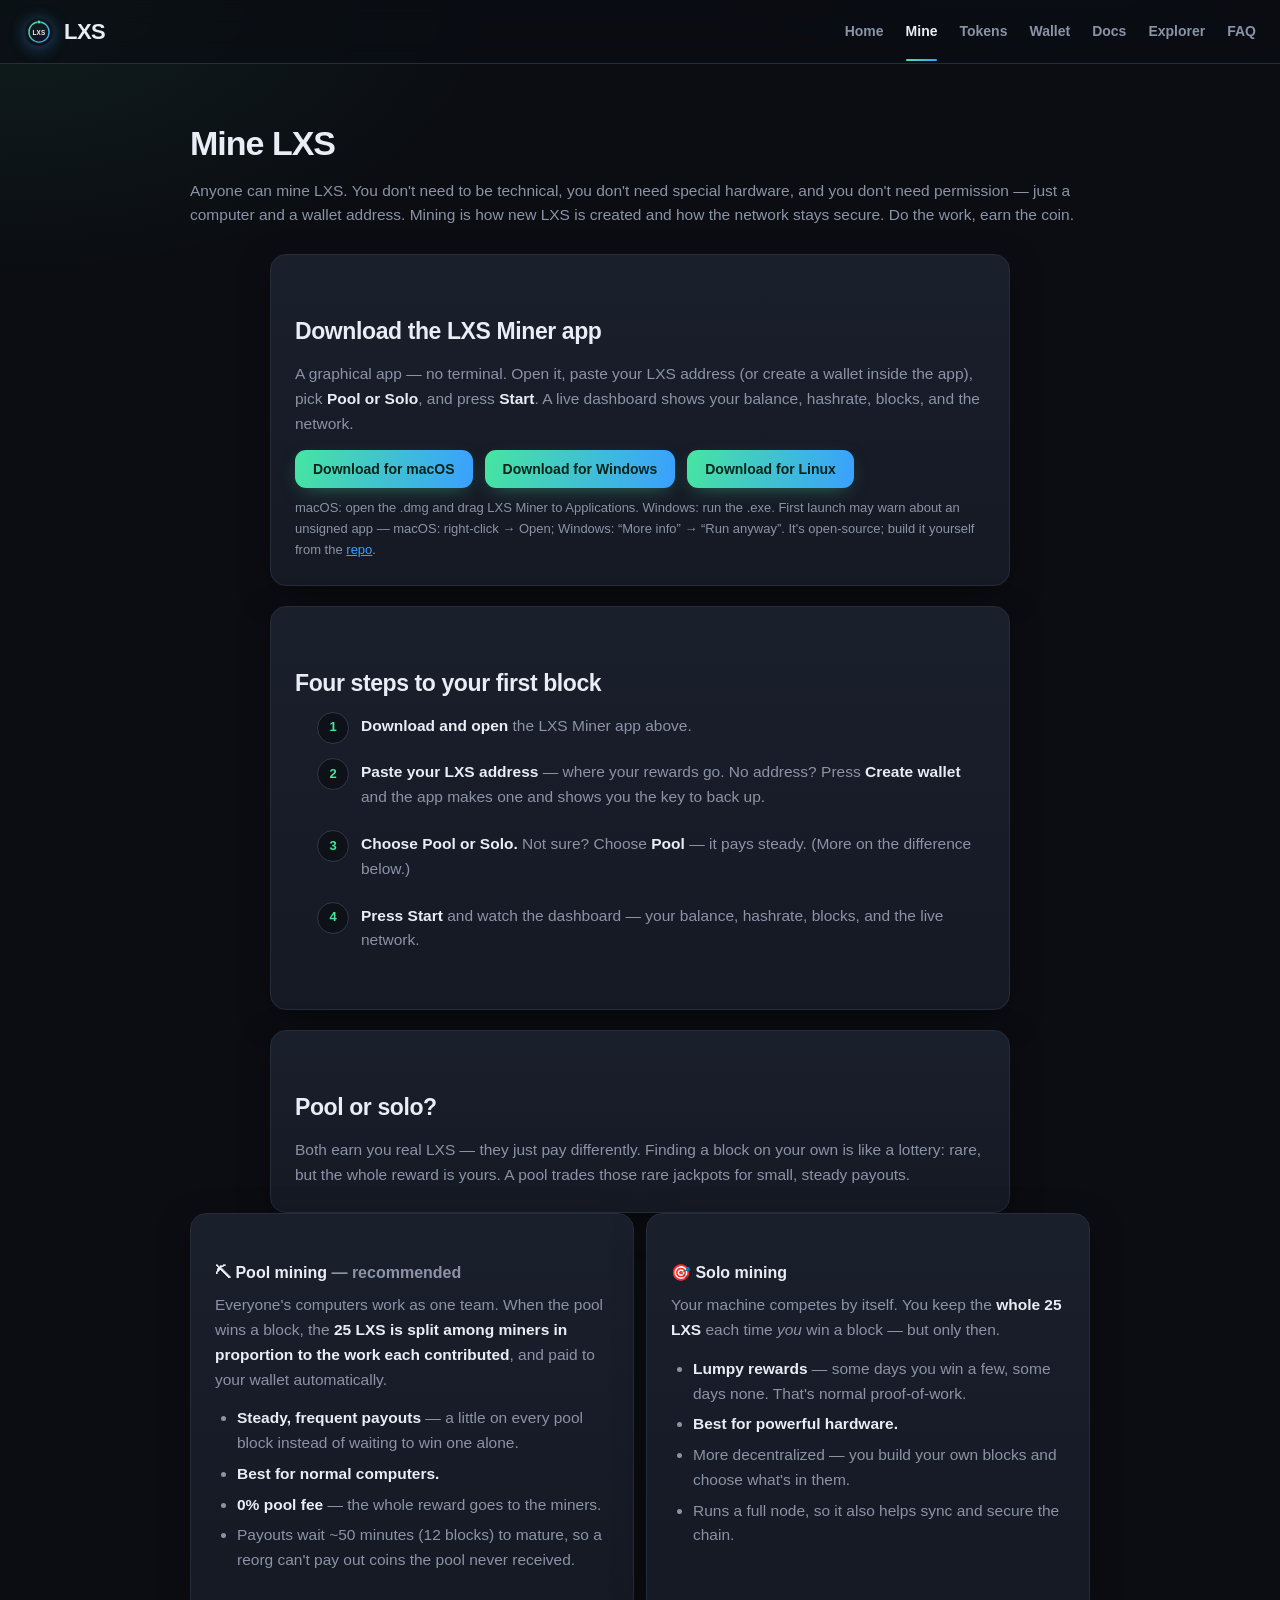
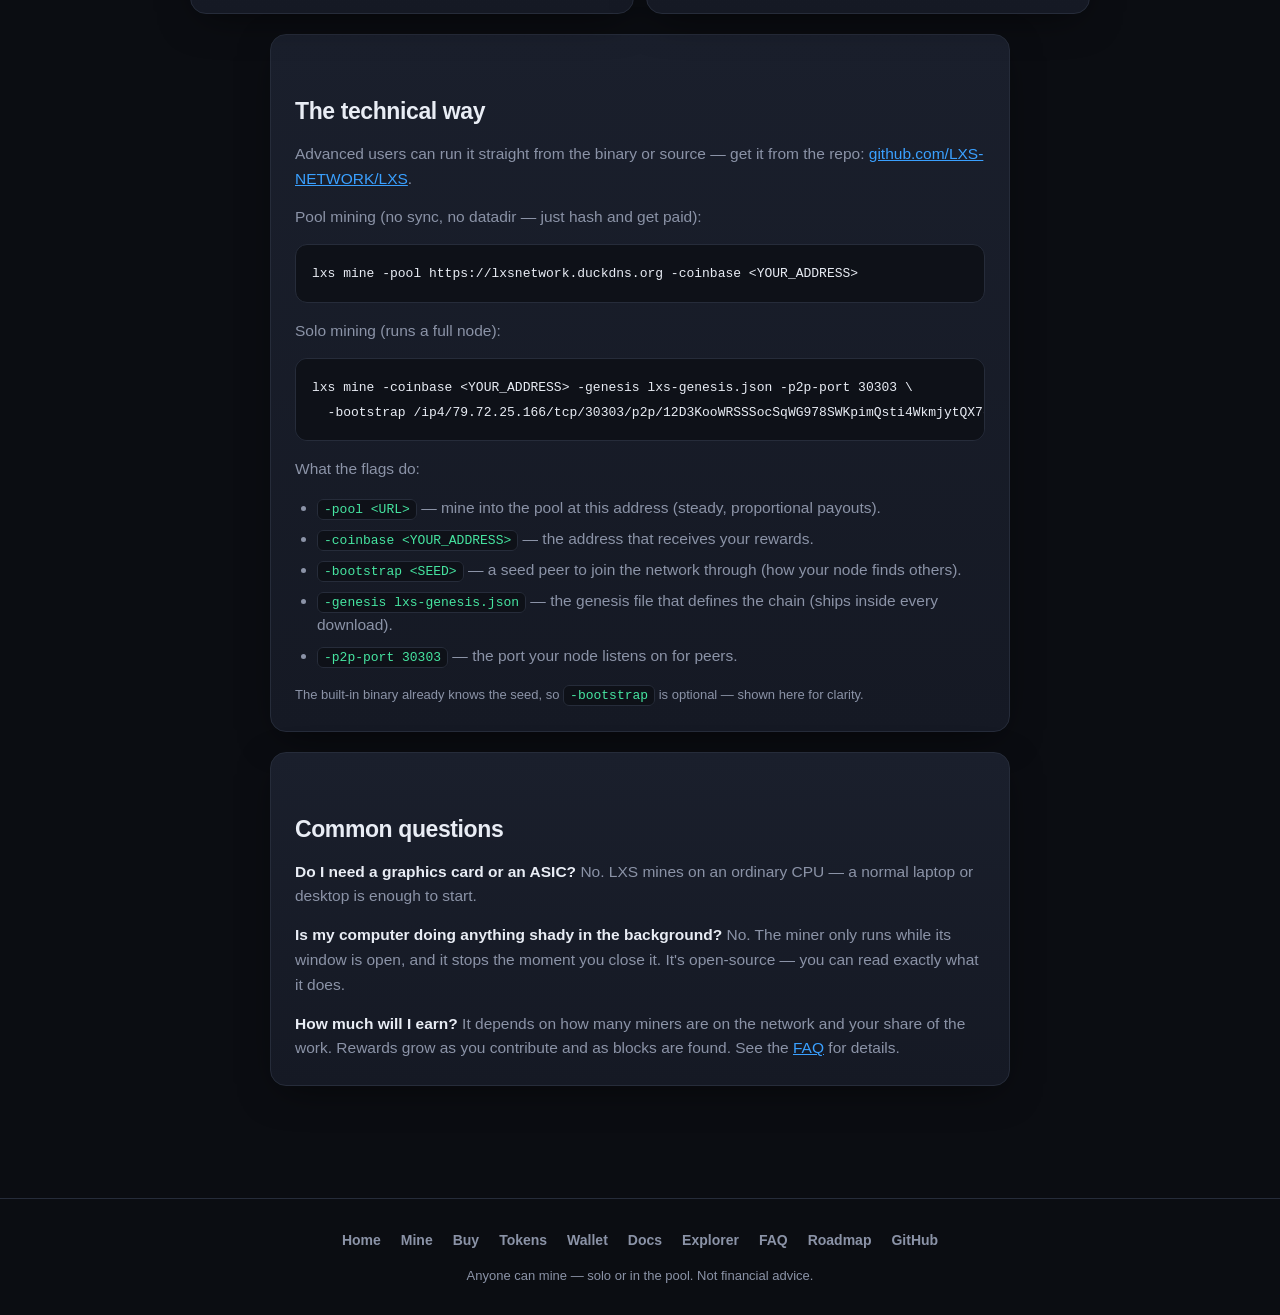
<file: mine.html>
<!doctype html>
<html lang="en">
<head>
<meta charset="utf-8">
<meta name="viewport" content="width=device-width, initial-scale=1">
<title>LXS — Mine LXS on a normal computer</title>
<meta name="description" content="Anyone can mine LXS. Download the miner, pick pool or solo, paste your address, and earn LXS for helping run the network. No special hardware needed.">
<link rel="icon" type="image/svg+xml" href="lxs-logo.svg">
<link rel="stylesheet" href="style.css">
</head>
<body>
  <header>
    <a class="brand" href="index.html"><img src="lxs-logo.svg" alt="LXS logo">LXS</a>
    <nav class="nav">
      <a href="index.html">Home</a>
      <a href="mine.html" class="active">Mine</a>
      <a href="tokens.html">Tokens</a>
      <a href="wallet.html">Wallet</a>
      <a href="docs.html">Docs</a>
      <a href="explorer.html">Explorer</a>
      <a href="faq.html">FAQ</a>
    </nav>
  </header>

  <main>
    <section class="hero">
      <h1>Mine LXS</h1>
      <p>Anyone can mine LXS. You don't need to be technical, you don't need special hardware, and you don't need permission — just a computer and a wallet address. Mining is how new LXS is created and how the network stays secure. Do the work, earn the coin.</p>
    </section>

    <section class="section card prose">
      <h2>Download the LXS Miner app</h2>
      <p>A graphical app — no terminal. Open it, paste your LXS address (or create a wallet inside the app), pick <strong>Pool or Solo</strong>, and press <strong>Start</strong>. A live dashboard shows your balance, hashrate, blocks, and the network.</p>
      <div class="dl-buttons">
        <a href="https://github.com/LXS-NETWORK/lxs-miner/releases/latest/download/LXS-Miner-mac.dmg"><button>Download for macOS</button></a>
        <a href="https://github.com/LXS-NETWORK/lxs-miner/releases/latest/download/LXS-Miner-windows.exe"><button>Download for Windows</button></a>
        <a href="https://github.com/LXS-NETWORK/lxs-miner/releases/latest/download/LXS-Miner-linux.tar.gz"><button>Download for Linux</button></a>
      </div>
      <p class="note">macOS: open the .dmg and drag LXS Miner to Applications. Windows: run the .exe. First launch may warn about an unsigned app — macOS: right-click → Open; Windows: “More info” → “Run anyway”. It's open-source; build it yourself from the <a href="https://github.com/LXS-NETWORK/lxs-miner">repo</a>.</p>
    </section>

    <section class="section card prose">
      <h2>Four steps to your first block</h2>
      <ol class="steps">
        <li><strong>Download and open</strong> the LXS Miner app above.</li>
        <li><strong>Paste your LXS address</strong> — where your rewards go. No address? Press <strong>Create wallet</strong> and the app makes one and shows you the key to back up.</li>
        <li><strong>Choose Pool or Solo.</strong> Not sure? Choose <strong>Pool</strong> — it pays steady. (More on the difference below.)</li>
        <li><strong>Press Start</strong> and watch the dashboard — your balance, hashrate, blocks, and the live network.</li>
      </ol>
    </section>

    <section class="section card prose">
      <h2>Pool or solo?</h2>
      <p>Both earn you real LXS — they just pay differently. Finding a block on your own is like a lottery: rare, but the whole reward is yours. A pool trades those rare jackpots for small, steady payouts.</p>
    </section>

    <div class="grid">
      <div class="card prose">
        <h3>⛏ Pool mining <span class="dim">— recommended</span></h3>
        <p>Everyone's computers work as one team. When the pool wins a block, the <strong>25 LXS is split among miners in proportion to the work each contributed</strong>, and paid to your wallet automatically.</p>
        <ul>
          <li><strong>Steady, frequent payouts</strong> — a little on every pool block instead of waiting to win one alone.</li>
          <li><strong>Best for normal computers.</strong></li>
          <li><strong>0% pool fee</strong> — the whole reward goes to the miners.</li>
          <li>Payouts wait ~50 minutes (12 blocks) to mature, so a reorg can't pay out coins the pool never received.</li>
        </ul>
      </div>
      <div class="card prose">
        <h3>🎯 Solo mining</h3>
        <p>Your machine competes by itself. You keep the <strong>whole 25 LXS</strong> each time <em>you</em> win a block — but only then.</p>
        <ul>
          <li><strong>Lumpy rewards</strong> — some days you win a few, some days none. That's normal proof-of-work.</li>
          <li><strong>Best for powerful hardware.</strong></li>
          <li>More decentralized — you build your own blocks and choose what's in them.</li>
          <li>Runs a full node, so it also helps sync and secure the chain.</li>
        </ul>
      </div>
    </div>

    <section class="section card prose">
      <h2>The technical way</h2>
      <p>Advanced users can run it straight from the binary or source — get it from the repo: <a href="https://github.com/LXS-NETWORK/LXS">github.com/LXS-NETWORK/LXS</a>.</p>
      <p>Pool mining (no sync, no datadir — just hash and get paid):</p>
      <pre><code>lxs mine -pool https://lxsnetwork.duckdns.org -coinbase &lt;YOUR_ADDRESS&gt;</code></pre>
      <p>Solo mining (runs a full node):</p>
      <pre><code>lxs mine -coinbase &lt;YOUR_ADDRESS&gt; -genesis lxs-genesis.json -p2p-port 30303 \
  -bootstrap /ip4/79.72.25.166/tcp/30303/p2p/12D3KooWRSSSocSqWG978SWKpimQsti4WkmjytQX7g1qgJKnNzuA</code></pre>
      <p>What the flags do:</p>
      <ul>
        <li><code>-pool &lt;URL&gt;</code> — mine into the pool at this address (steady, proportional payouts).</li>
        <li><code>-coinbase &lt;YOUR_ADDRESS&gt;</code> — the address that receives your rewards.</li>
        <li><code>-bootstrap &lt;SEED&gt;</code> — a seed peer to join the network through (how your node finds others).</li>
        <li><code>-genesis lxs-genesis.json</code> — the genesis file that defines the chain (ships inside every download).</li>
        <li><code>-p2p-port 30303</code> — the port your node listens on for peers.</li>
      </ul>
      <p class="note">The built-in binary already knows the seed, so <code>-bootstrap</code> is optional — shown here for clarity.</p>
    </section>

    <section class="section card prose">
      <h2>Common questions</h2>
      <p><strong>Do I need a graphics card or an ASIC?</strong> No. LXS mines on an ordinary CPU — a normal laptop or desktop is enough to start.</p>
      <p><strong>Is my computer doing anything shady in the background?</strong> No. The miner only runs while its window is open, and it stops the moment you close it. It's open-source — you can read exactly what it does.</p>
      <p><strong>How much will I earn?</strong> It depends on how many miners are on the network and your share of the work. Rewards grow as you contribute and as blocks are found. See the <a href="faq.html">FAQ</a> for details.</p>
    </section>
  </main>

  <footer>
    <div class="foot-inner">
      <nav class="foot-nav">
        <a href="index.html">Home</a>
        <a href="mine.html">Mine</a>
      <a href="buy.html">Buy</a>
        <a href="tokens.html">Tokens</a>
        <a href="wallet.html">Wallet</a>
        <a href="docs.html">Docs</a>
        <a href="explorer.html">Explorer</a>
        <a href="faq.html">FAQ</a>
        <a href="roadmap.html">Roadmap</a>
        <a href="https://github.com/LXS-NETWORK/LXS">GitHub</a>
      </nav>
      <p>Anyone can mine — solo or in the pool. Not financial advice.</p>
    </div>
  </footer>
</body>
</html>
</file>
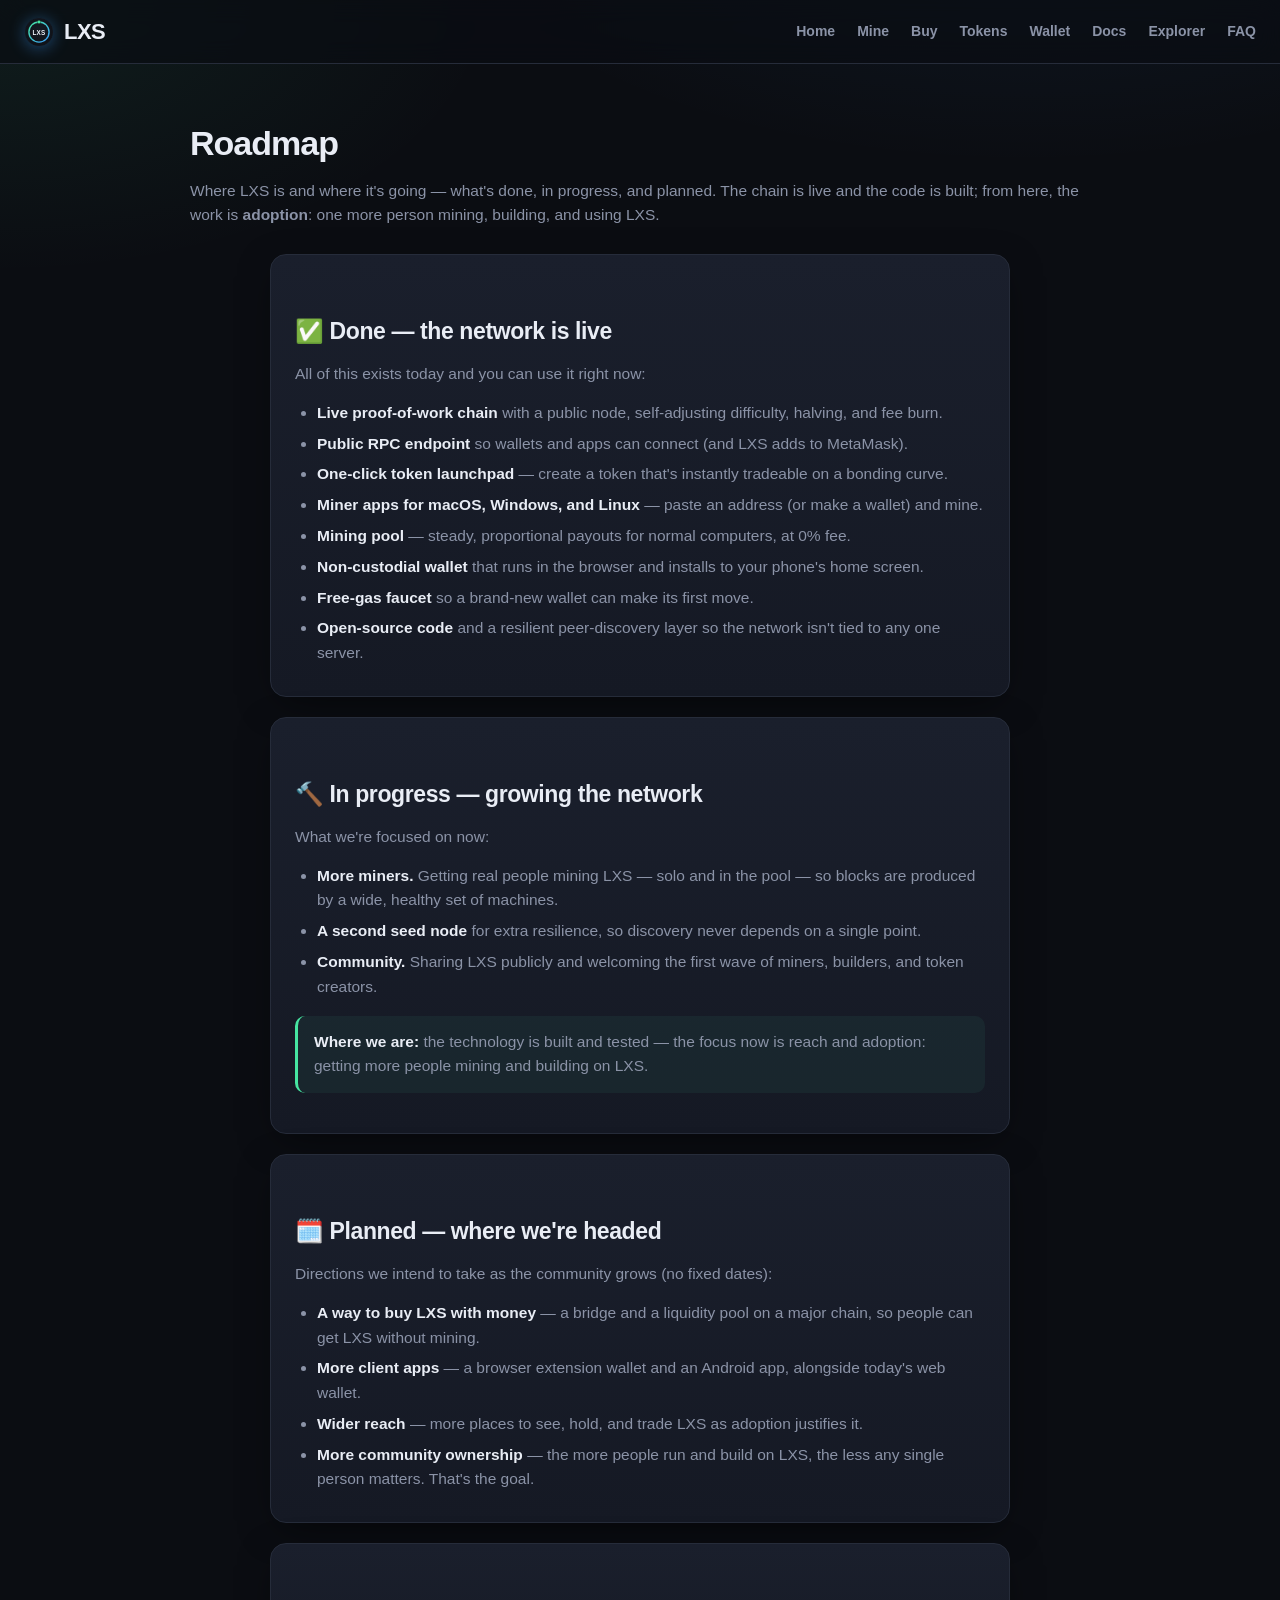
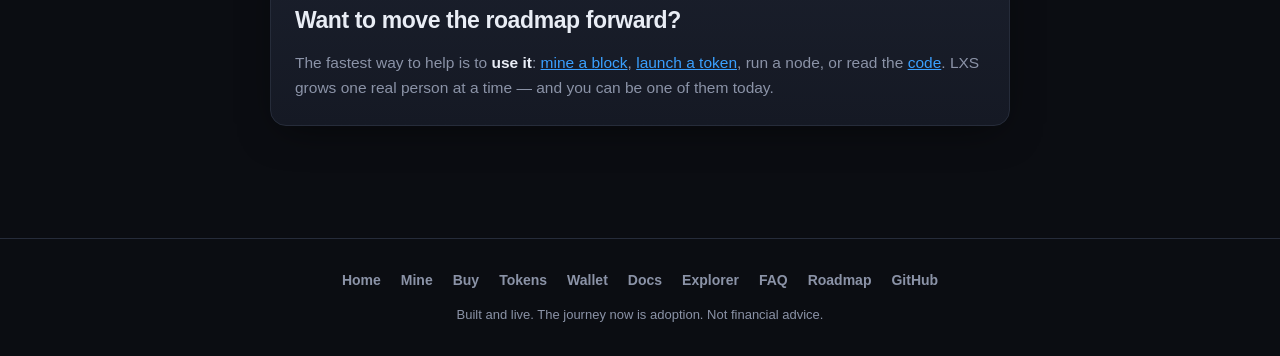
<file: roadmap.html>
<!doctype html>
<html lang="en">
<head>
<meta charset="utf-8">
<meta name="viewport" content="width=device-width, initial-scale=1">
<title>LXS — Roadmap</title>
<meta name="description" content="Where LXS is and where it's going — done, in progress, and planned. The chain is live and built; the journey now is adoption.">
<link rel="icon" type="image/svg+xml" href="lxs-logo.svg">
<link rel="stylesheet" href="style.css">
</head>
<body>
  <header>
    <a class="brand" href="index.html"><img src="lxs-logo.svg" alt="LXS logo">LXS</a>
    <nav class="nav">
      <a href="index.html">Home</a>
      <a href="mine.html">Mine</a>
      <a href="buy.html">Buy</a>
      <a href="tokens.html">Tokens</a>
      <a href="wallet.html">Wallet</a>
      <a href="docs.html">Docs</a>
      <a href="explorer.html">Explorer</a>
      <a href="faq.html">FAQ</a>
    </nav>
  </header>

  <main>
    <section class="hero">
      <h1>Roadmap</h1>
      <p>Where LXS is and where it's going — what's done, in progress, and planned. The chain is live and the code is built; from here, the work is <strong>adoption</strong>: one more person mining, building, and using LXS.</p>
    </section>

    <section class="section card prose">
      <h2>✅ Done — the network is live</h2>
      <p>All of this exists today and you can use it right now:</p>
      <ul>
        <li><strong>Live proof-of-work chain</strong> with a public node, self-adjusting difficulty, halving, and fee burn.</li>
        <li><strong>Public RPC endpoint</strong> so wallets and apps can connect (and LXS adds to MetaMask).</li>
        <li><strong>One-click token launchpad</strong> — create a token that's instantly tradeable on a bonding curve.</li>
        <li><strong>Miner apps for macOS, Windows, and Linux</strong> — paste an address (or make a wallet) and mine.</li>
        <li><strong>Mining pool</strong> — steady, proportional payouts for normal computers, at 0% fee.</li>
        <li><strong>Non-custodial wallet</strong> that runs in the browser and installs to your phone's home screen.</li>
        <li><strong>Free-gas faucet</strong> so a brand-new wallet can make its first move.</li>
        <li><strong>Open-source code</strong> and a resilient peer-discovery layer so the network isn't tied to any one server.</li>
      </ul>
    </section>

    <section class="section card prose">
      <h2>🔨 In progress — growing the network</h2>
      <p>What we're focused on now:</p>
      <ul>
        <li><strong>More miners.</strong> Getting real people mining LXS — solo and in the pool — so blocks are produced by a wide, healthy set of machines.</li>
        <li><strong>A second seed node</strong> for extra resilience, so discovery never depends on a single point.</li>
        <li><strong>Community.</strong> Sharing LXS publicly and welcoming the first wave of miners, builders, and token creators.</li>
      </ul>
      <div class="callout"><strong>Where we are:</strong> the technology is built and tested — the focus now is reach and adoption: getting more people mining and building on LXS.</div>
    </section>

    <section class="section card prose">
      <h2>🗓️ Planned — where we're headed</h2>
      <p>Directions we intend to take as the community grows (no fixed dates):</p>
      <ul>
        <li><strong>A way to buy LXS with money</strong> — a bridge and a liquidity pool on a major chain, so people can get LXS without mining.</li>
        <li><strong>More client apps</strong> — a browser extension wallet and an Android app, alongside today's web wallet.</li>
        <li><strong>Wider reach</strong> — more places to see, hold, and trade LXS as adoption justifies it.</li>
        <li><strong>More community ownership</strong> — the more people run and build on LXS, the less any single person matters. That's the goal.</li>
      </ul>
    </section>

    <section class="section card prose">
      <h2>Want to move the roadmap forward?</h2>
      <p>The fastest way to help is to <strong>use it</strong>: <a href="mine.html">mine a block</a>, <a href="tokens.html">launch a token</a>, run a node, or read the <a href="https://github.com/LXS-NETWORK/LXS">code</a>. LXS grows one real person at a time — and you can be one of them today.</p>
    </section>
  </main>

  <footer>
    <div class="foot-inner">
      <nav class="foot-nav">
        <a href="index.html">Home</a>
        <a href="mine.html">Mine</a>
      <a href="buy.html">Buy</a>
        <a href="tokens.html">Tokens</a>
        <a href="wallet.html">Wallet</a>
        <a href="docs.html">Docs</a>
        <a href="explorer.html">Explorer</a>
        <a href="faq.html">FAQ</a>
        <a href="roadmap.html">Roadmap</a>
        <a href="https://github.com/LXS-NETWORK/LXS">GitHub</a>
      </nav>
      <p>Built and live. The journey now is adoption. Not financial advice.</p>
    </div>
  </footer>
</body>
</html>
</file>
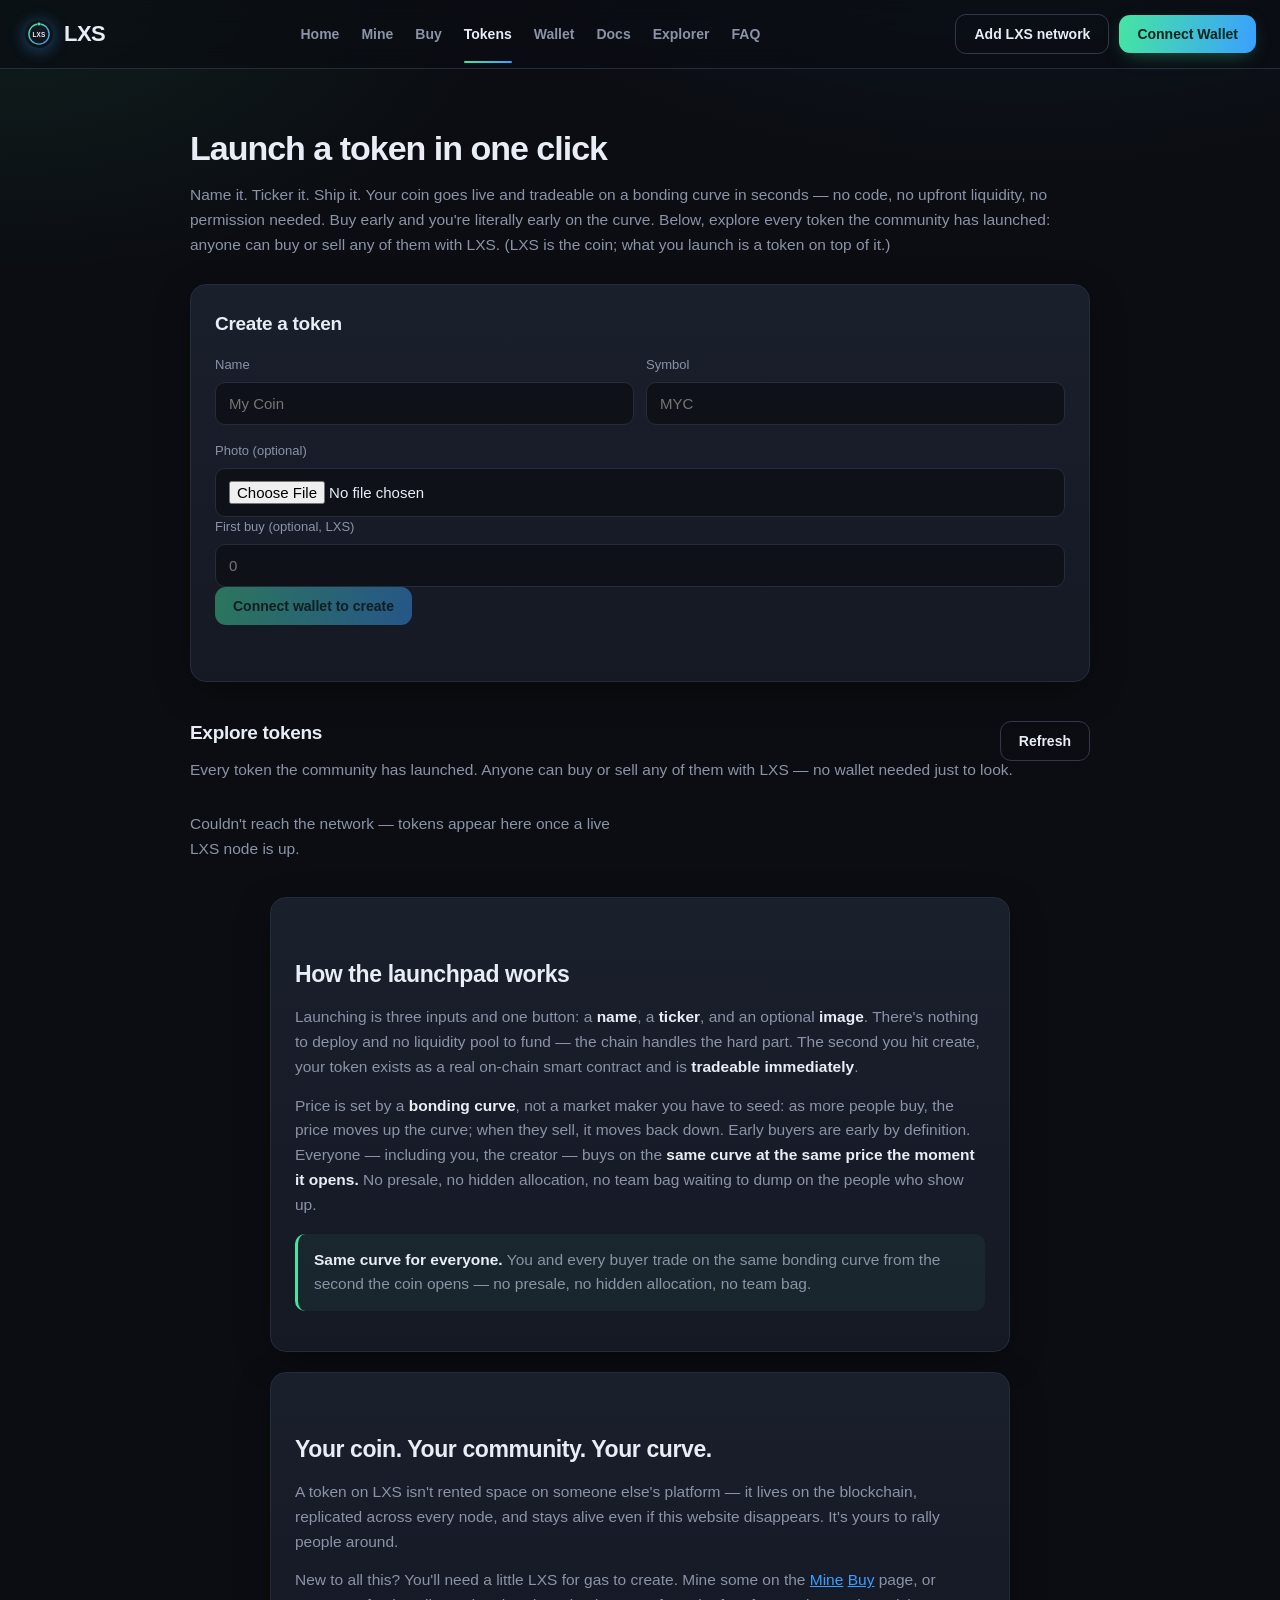
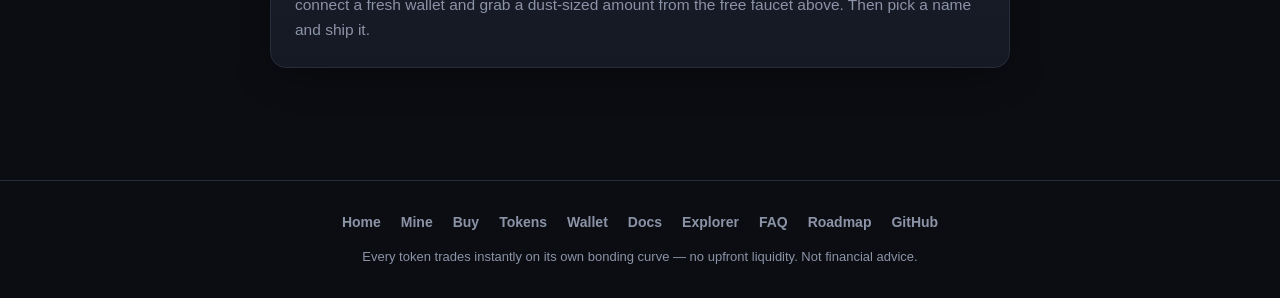
<file: tokens.html>
<!doctype html>
<html lang="en">
<head>
<meta charset="utf-8">
<meta name="viewport" content="width=device-width, initial-scale=1">
<title>LXS — Launch a token in one click</title>
<meta name="description" content="Name it, ticker it, ship it. Launch a token on LXS that is instantly tradeable on a bonding curve — no code, no upfront liquidity.">
<link rel="icon" type="image/svg+xml" href="lxs-logo.svg">
<link rel="stylesheet" href="style.css">
<style>
  /* token detail modal (price chart) */
  .tmodal{position:fixed;inset:0;z-index:200;display:none;align-items:center;justify-content:center;
    background:rgba(4,6,10,.74);backdrop-filter:blur(5px);-webkit-backdrop-filter:blur(5px);overflow-y:auto;padding:14px}
  .tmodal.open{display:flex}
  .tsheet{background:linear-gradient(180deg,#12151d,#0b0d12);border:1px solid var(--line,#262c3a);border-radius:18px;
    width:100%;max-width:560px;box-shadow:0 30px 90px rgba(0,0,0,.6);max-height:94vh;overflow-y:auto}
  .thead{display:flex;align-items:center;gap:13px;padding:15px 22px 8px}
  .thead .ic,.thead img{width:46px;height:46px;border-radius:13px;flex:none;object-fit:cover}
  .thead .tt{flex:1;min-width:0}
  .thead .tsym{font-size:21px;font-weight:800;letter-spacing:-.4px;line-height:1.1}
  .thead .tnm{color:var(--dim,#8b93a7);font-size:13px;margin-top:1px}
  .thead .tclose{background:transparent;border:1px solid var(--line,#262c3a);color:var(--dim,#8b93a7);border-radius:10px;
    width:34px;height:34px;font-size:15px;cursor:pointer;flex:none}
  .thead .tclose:hover{color:var(--text,#e9edf5);border-color:var(--accent2,#3aa0ff)}
  .tprice{padding:2px 22px 0;display:flex;align-items:baseline;flex-wrap:wrap}
  .tprice .pv{font-size:29px;font-weight:820;letter-spacing:-.6px}
  .tprice .pv small{font-size:14px;color:var(--dim,#8b93a7);font-weight:600;letter-spacing:0}
  .tchg{font-size:13px;font-weight:800;margin-left:9px}
  .tchg.up{color:#46e5a1}.tchg.down{color:#ff6b6b}
  .tchart{margin:8px 16px 2px}
  .tchart canvas{width:100%;height:132px;display:block}
  .tstats{display:grid;grid-template-columns:1fr 1fr;gap:1px;background:var(--line,#262c3a);
    border-top:1px solid var(--line,#262c3a);border-bottom:1px solid var(--line,#262c3a);margin-top:10px}
  .tstat{background:#0d1016;padding:9px 22px}
  .tstat .k{color:var(--dim,#8b93a7);font-size:10.5px;text-transform:uppercase;letter-spacing:.07em}
  .tstat .v{font-size:15px;font-weight:700;margin-top:3px;font-variant-numeric:tabular-nums}
  /* swap card */
  .tswap{padding:12px 22px 10px}
  .tseg{display:flex;gap:6px;background:#0b0d12;border:1px solid var(--line,#262c3a);border-radius:12px;padding:4px;margin-bottom:14px}
  .tsegbtn{flex:1;background:transparent;border:0;color:var(--dim,#8b93a7);font-weight:800;font-size:14px;padding:9px;border-radius:9px;cursor:pointer;transition:.15s}
  .tsegbtn.active{background:linear-gradient(90deg,#46e5a1,#3aa0ff);color:#04120c}
  #tm-tab-sell.active{background:linear-gradient(90deg,#ff8a8a,#ff6b6b);color:#160404}
  .tpay{background:#0b0d12;border:1px solid var(--line,#262c3a);border-radius:13px;padding:13px 14px}
  .tpayrow{display:flex;justify-content:space-between;align-items:center;font-size:12px;color:var(--dim,#8b93a7);margin-bottom:8px}
  .tpaybal b{color:var(--text,#e9edf5)}
  .tpayin{display:flex;align-items:center;gap:8px}
  .tpayin input{flex:1;min-width:0;background:transparent;border:0;color:var(--text,#e9edf5);font-size:26px;font-weight:700;padding:0;outline:none;letter-spacing:-.5px}
  .tpayin input::placeholder{color:#3a4150}
  .tmax{background:rgba(58,160,255,.14);border:1px solid rgba(58,160,255,.3);color:#7fc0ff;font-size:11px;font-weight:800;border-radius:8px;padding:4px 8px;cursor:pointer}
  .tpaysym{font-weight:800;font-size:16px;color:var(--text,#e9edf5)}
  .tquick{display:flex;gap:6px;margin-top:11px}
  .tquick button{flex:1;background:#12151d;border:1px solid var(--line,#262c3a);color:var(--dim,#8b93a7);font-weight:700;font-size:12.5px;border-radius:8px;padding:7px;cursor:pointer}
  .tquick button:hover{border-color:var(--accent2,#3aa0ff);color:var(--text,#e9edf5)}
  .tarrow{text-align:center;color:var(--dim,#8b93a7);font-size:18px;margin:6px 0 4px}
  .tgetbox{background:#0d1016;border:1px solid var(--line,#262c3a);border-radius:13px;padding:12px 14px}
  .tgetlbl{font-size:12px;color:var(--dim,#8b93a7)}
  .tgetval{font-size:22px;font-weight:800;letter-spacing:-.4px;margin-top:3px}
  .tgetval b{color:#46e5a1}
  .tbtn{width:100%;margin-top:14px;padding:15px;border:0;border-radius:12px;font-size:16px;font-weight:800;cursor:pointer;letter-spacing:-.2px}
  .tbtn.buy{background:linear-gradient(90deg,#46e5a1,#3aa0ff);color:#04120c}
  .tbtn.sell{background:linear-gradient(90deg,#ff8a8a,#ff6b6b);color:#160404}
  .tbtn:active{transform:translateY(1px)}
  .thint{font-size:11.5px;color:var(--dim,#8b93a7);text-align:center;margin:9px 0 2px}
  .taddr{padding:2px 22px 18px;font:11.5px ui-monospace,SFMono-Regular,Menlo,monospace;color:var(--dim,#8b93a7);word-break:break-all}
  .coin .chead{cursor:pointer}
  .coin .chead:hover .sym{color:var(--accent,#46e5a1)}
</style>
</head>
<body>
  <header>
    <a class="brand" href="index.html"><img src="lxs-logo.svg" alt="LXS logo">LXS</a>
    <nav class="nav">
      <a href="index.html">Home</a>
      <a href="mine.html">Mine</a>
      <a href="buy.html">Buy</a>
      <a href="tokens.html" class="active">Tokens</a>
      <a href="wallet.html">Wallet</a>
      <a href="docs.html">Docs</a>
      <a href="explorer.html">Explorer</a>
      <a href="faq.html">FAQ</a>
    </nav>
    <div class="right">
      <button id="addNet" class="ghost">Add LXS network</button>
      <button id="connect">Connect Wallet</button>
    </div>
  </header>

  <main>
    <section class="hero">
      <h1>Launch a token in one click</h1>
      <p>Name it. Ticker it. Ship it. Your coin goes live and tradeable on a bonding curve in seconds — no code, no upfront liquidity, no permission needed. Buy early and you're literally early on the curve. Below, explore every token the community has launched: anyone can buy or sell any of them with LXS. <span class="dim">(LXS is the coin; what you launch is a token on top of it.)</span></p>
    </section>

    <section id="wallet" class="wallet card" style="display:none">
      <div class="wrow">
        <div><div class="wlabel">Your wallet</div><div id="wAddr" class="waddr">—</div></div>
        <div class="wbalcol"><div class="wlabel">Balance</div><div id="wBal" class="wbalnum">— LXS</div></div>
      </div>
      <div class="faucet-row">
        <button id="getGas" class="ghost">Get LXS for gas (free)</button>
        <button id="disconnect" class="ghost">Disconnect</button>
        <span id="gasMsg" class="msg"></span>
      </div>
      <div class="send">
        <input id="sendTo" placeholder="Recipient address 0x…">
        <input id="sendAmt" type="number" placeholder="LXS" step="0.01" min="0">
        <button id="sendBtn">Send LXS</button>
      </div>
      <div id="sendMsg" class="msg"></div>
    </section>

    <section class="create card">
      <h2>Create a token</h2>
      <div class="grid">
        <label>Name <input id="name" placeholder="My Coin" maxlength="32"></label>
        <label>Symbol <input id="symbol" placeholder="MYC" maxlength="10"></label>
      </div>
      <label class="imgpick">Photo (optional) <input id="image" type="file" accept="image/*"></label>
      <label>First buy (optional, LXS) <input id="devbuy" type="number" placeholder="0" step="0.01" min="0"></label>
      <button id="create" disabled>Connect wallet to create</button>
      <div id="createMsg" class="msg"></div>
    </section>

    <section class="list">
      <div class="list-head">
        <h2>Explore tokens</h2>
        <button id="refresh" class="ghost">Refresh</button>
      </div>
      <p class="dim" style="margin:-6px 0 14px">Every token the community has launched. Anyone can buy or sell any of them with LXS — no wallet needed just to look.</p>
      <div id="coins" class="coins"><p class="dim">Loading tokens…</p></div>
    </section>

    <section class="section card prose">
      <h2>How the launchpad works</h2>
      <p>Launching is three inputs and one button: a <strong>name</strong>, a <strong>ticker</strong>, and an optional <strong>image</strong>. There's nothing to deploy and no liquidity pool to fund — the chain handles the hard part. The second you hit create, your token exists as a real on-chain smart contract and is <strong>tradeable immediately</strong>.</p>
      <p>Price is set by a <strong>bonding curve</strong>, not a market maker you have to seed: as more people buy, the price moves up the curve; when they sell, it moves back down. Early buyers are early by definition. Everyone — including you, the creator — buys on the <strong>same curve at the same price the moment it opens.</strong> No presale, no hidden allocation, no team bag waiting to dump on the people who show up.</p>
      <div class="callout"><strong>Same curve for everyone.</strong> You and every buyer trade on the same bonding curve from the second the coin opens — no presale, no hidden allocation, no team bag.</div>
    </section>

    <section class="section card prose">
      <h2>Your coin. Your community. Your curve.</h2>
      <p>A token on LXS isn't rented space on someone else's platform — it lives on the blockchain, replicated across every node, and stays alive even if this website disappears. It's yours to rally people around.</p>
      <p>New to all this? You'll need a little LXS for gas to create. Mine some on the <a href="mine.html">Mine</a>
      <a href="buy.html">Buy</a> page, or connect a fresh wallet and grab a dust-sized amount from the free faucet above. Then pick a name and ship it.</p>
    </section>
  </main>

  <!-- token detail modal: chart + stats + trade -->
  <div id="tokenModal" class="tmodal" role="dialog" aria-modal="true" aria-label="Token detail">
    <div class="tsheet">
      <div class="thead">
        <span id="tm-ic" class="ic"></span>
        <div class="tt"><div class="tsym" id="tm-sym">—</div><div class="tnm" id="tm-nm"></div></div>
        <button class="tclose" id="tm-close" aria-label="Close">✕</button>
      </div>
      <div class="tprice"><span class="pv"><span id="tm-price">—</span> <small>LXS</small></span><span class="tchg" id="tm-chg"></span></div>
      <div class="tchart"><canvas id="tm-chart" width="600" height="264"></canvas></div>
      <div class="tstats">
        <div class="tstat"><div class="k">Market cap</div><div class="v" id="tm-mc">—</div></div>
        <div class="tstat"><div class="k">Liquidity</div><div class="v" id="tm-liq">—</div></div>
        <div class="tstat"><div class="k">Total supply</div><div class="v" id="tm-sup">—</div></div>
        <div class="tstat"><div class="k">Curve sold</div><div class="v" id="tm-prog">—</div></div>
      </div>
      <div class="tswap">
        <div class="tseg">
          <button class="tsegbtn active" id="tm-tab-buy" type="button">Buy</button>
          <button class="tsegbtn" id="tm-tab-sell" type="button">Sell</button>
        </div>
        <div class="tpay">
          <div class="tpayrow"><span class="tpaylbl" id="tm-paylbl">You pay</span>
            <span class="tpaybal">Balance: <b id="tm-avail">—</b> <span id="tm-availsym">LXS</span></span></div>
          <div class="tpayin"><input id="tm-amt" type="number" placeholder="0.0" step="any" min="0" inputmode="decimal">
            <button class="tmax" id="tm-max" type="button">MAX</button><span class="tpaysym" id="tm-paysym">LXS</span></div>
          <div class="tquick" id="tm-quick"></div>
        </div>
        <div class="tarrow">↓</div>
        <div class="tgetbox">
          <span class="tgetlbl">You receive (estimated)</span>
          <div class="tgetval"><b id="tm-recv">0</b> <span id="tm-recvsym">tokens</span></div>
        </div>
        <button id="tm-action" class="tbtn buy" type="button">Buy</button>
        <p class="thint" id="tm-hint">Estimate — includes a 1% trade fee. Price moves along the bonding curve as people trade.</p>
      </div>
      <div class="taddr" id="tm-addr"></div>
    </div>
  </div>

  <footer>
    <div class="foot-inner">
      <nav class="foot-nav">
        <a href="index.html">Home</a>
        <a href="mine.html">Mine</a>
      <a href="buy.html">Buy</a>
        <a href="tokens.html">Tokens</a>
        <a href="wallet.html">Wallet</a>
        <a href="docs.html">Docs</a>
        <a href="explorer.html">Explorer</a>
        <a href="faq.html">FAQ</a>
        <a href="roadmap.html">Roadmap</a>
        <a href="https://github.com/LXS-NETWORK/LXS">GitHub</a>
      </nav>
      <p>Every token trades instantly on its own bonding curve — no upfront liquidity. Not financial advice.</p>
    </div>
  </footer>

  <script src="config.js"></script>
  <script src="app.js"></script>
</body>
</html>
</file>
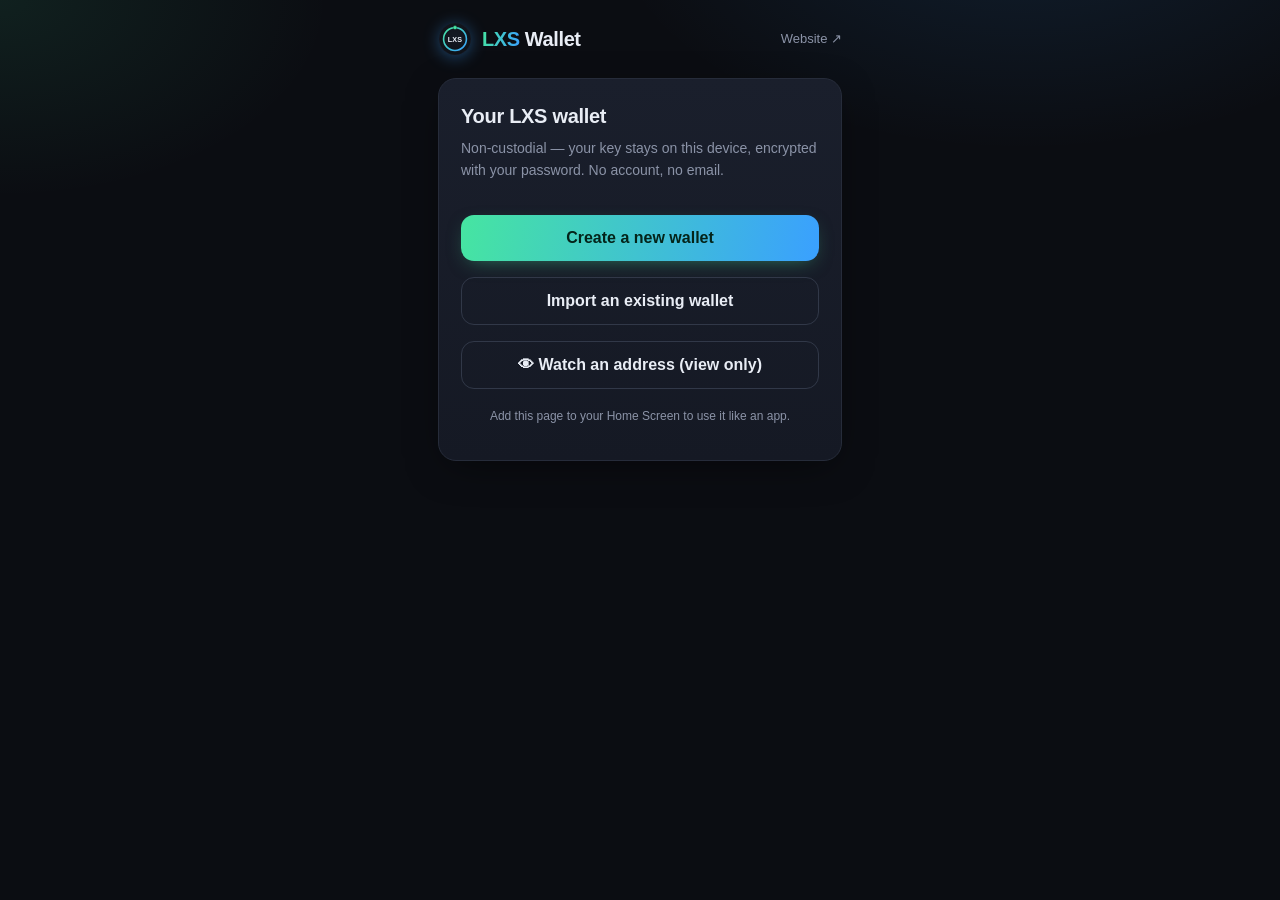
<file: wallet.html>
<!doctype html>
<html lang="en">
<head>
<meta charset="utf-8">
<meta name="viewport" content="width=device-width, initial-scale=1, viewport-fit=cover">
<title>LXS Wallet</title>
<meta name="theme-color" content="#0b0d12">
<meta name="apple-mobile-web-app-capable" content="yes">
<meta name="mobile-web-app-capable" content="yes">
<meta name="apple-mobile-web-app-status-bar-style" content="black-translucent">
<meta name="apple-mobile-web-app-title" content="LXS Wallet">
<link rel="manifest" href="manifest.json">
<link rel="icon" type="image/svg+xml" href="lxs-logo.svg">
<link rel="apple-touch-icon" href="apple-touch-icon.png">
<style>
  :root{
    --bg:#0b0d12; --card:#151924; --card2:#1a1f2c; --line:#262c3a; --line2:#313848;
    --text:#e9edf5; --dim:#8b93a7; --accent:#46e5a1; --accent2:#3aa0ff; --bad:#ff6b6b;
    --grad:linear-gradient(100deg,#46e5a1,#3aa0ff);
  }
  *{box-sizing:border-box;}
  body{margin:0;color:var(--text);min-height:100vh;
    background:radial-gradient(700px 400px at 80% -10%,rgba(58,160,255,.12),transparent 60%),
      radial-gradient(600px 360px at 0% 0%,rgba(70,229,161,.09),transparent 55%),var(--bg);
    font:16px/1.55 -apple-system,BlinkMacSystemFont,"Segoe UI",Roboto,sans-serif;-webkit-font-smoothing:antialiased;}
  .app{max-width:440px;margin:0 auto;padding:22px 18px calc(30px + env(safe-area-inset-bottom));}
  .top{display:flex;align-items:center;gap:10px;margin-bottom:22px;}
  .top img{width:34px;height:34px;filter:drop-shadow(0 2px 8px rgba(58,160,255,.4));}
  .top .t{font-weight:800;font-size:20px;letter-spacing:-.4px;}
  .top .t span{background:var(--grad);-webkit-background-clip:text;background-clip:text;color:transparent;}
  .top a{margin-left:auto;color:var(--dim);text-decoration:none;font-size:13px;}
  .card{background:linear-gradient(180deg,var(--card2),var(--card));border:1px solid var(--line);border-radius:18px;padding:22px;box-shadow:0 10px 40px -12px rgba(0,0,0,.6);}
  h2{margin:0 0 6px;font-size:20px;letter-spacing:-.3px;}
  p.sub{color:var(--dim);margin:0 0 18px;font-size:14px;}
  label{display:block;font-size:13px;color:var(--dim);margin:14px 0 6px;}
  input,textarea{width:100%;background:#0e1118;border:1px solid var(--line);color:var(--text);
    padding:13px 14px;border-radius:12px;font-size:16px;outline:none;transition:border-color .15s,box-shadow .15s;}
  input:focus,textarea:focus{border-color:var(--accent2);box-shadow:0 0 0 3px rgba(58,160,255,.15);}
  textarea{resize:vertical;min-height:70px;font-family:ui-monospace,monospace;font-size:14px;}
  button{width:100%;background:var(--grad);color:#04241a;border:0;padding:14px;border-radius:13px;
    font-weight:800;font-size:16px;cursor:pointer;margin-top:16px;box-shadow:0 6px 20px -8px rgba(70,229,161,.5);
    transition:transform .12s,filter .12s;}
  button:active{transform:translateY(1px);}
  button.ghost{background:transparent;color:var(--text);border:1px solid var(--line2);box-shadow:none;}
  button.sm{width:auto;padding:9px 14px;font-size:13px;font-weight:700;margin:0;}
  .row{display:flex;gap:10px;}
  .row button{margin-top:0;}
  .wmsg{margin-top:14px;font-size:14px;min-height:20px;word-break:break-word;}
  .wmsg.ok{color:var(--accent);} .wmsg.err{color:var(--bad);}
  .mono{font-family:ui-monospace,monospace;font-size:13px;word-break:break-all;color:var(--text);}
  .phrase{background:#0e1118;border:1px solid var(--line);border-radius:12px;padding:14px;margin-top:8px;
    font-family:ui-monospace,monospace;font-size:15px;line-height:1.7;color:var(--accent);word-spacing:4px;}
  .warn{border-left:3px solid var(--bad);background:rgba(255,107,107,.07);border-radius:10px;padding:12px 14px;margin:14px 0;font-size:13px;color:var(--dim);}
  .warn strong{color:var(--text);}
  .chk{display:flex;align-items:flex-start;gap:9px;margin-top:14px;font-size:13px;color:var(--dim);}
  .chk input{width:auto;margin-top:2px;}
  .bal{text-align:center;padding:8px 0 6px;}
  .bal .n{font-size:44px;font-weight:850;letter-spacing:-1.5px;background:var(--grad);-webkit-background-clip:text;background-clip:text;color:transparent;}
  .bal .u{color:var(--dim);font-size:14px;margin-top:-4px;}
  .addr{display:flex;align-items:center;gap:8px;background:#0e1118;border:1px solid var(--line);border-radius:12px;padding:11px 13px;margin-top:8px;}
  .addr .a{flex:1;min-width:0;font-family:ui-monospace,monospace;font-size:13px;color:var(--dim);overflow:hidden;text-overflow:ellipsis;}
  .sec{background:#0e1118;border:1px solid var(--line);border-radius:12px;padding:12px;margin-top:10px;font-family:ui-monospace,monospace;font-size:12px;color:var(--bad);word-break:break-all;}
  .divider{height:1px;background:var(--line);margin:20px 0;}
  .foot{text-align:center;margin-top:18px;color:var(--dim);font-size:12px;}
  .foot a{color:var(--accent2);text-decoration:none;}
  .linkbtn{background:none;border:0;color:var(--dim);font-size:13px;width:auto;padding:6px;margin:0;box-shadow:none;cursor:pointer;text-decoration:underline;}
  .grid2{display:grid;grid-template-columns:1fr 1fr;gap:10px;}
  .wbal{font-weight:800;font-size:14px;color:var(--accent);white-space:nowrap;}
  .rmw{padding:6px 9px;flex:0 0 auto;}
  #watch-list .addr{margin-top:8px;}
</style>
</head>
<body>
  <div class="app">
    <div class="top">
      <img src="lxs-logo.svg" alt="LXS">
      <div class="t"><span>LXS</span> Wallet</div>
      <a href="index.html">Website ↗</a>
    </div>

    <!-- SETUP -->
    <div id="screen-setup" class="card" style="display:none">
      <h2>Your LXS wallet</h2>
      <p class="sub">Non-custodial — your key stays on this device, encrypted with your password. No account, no email.</p>
      <button id="btn-create">Create a new wallet</button>
      <button id="btn-import" class="ghost">Import an existing wallet</button>
      <button id="btn-watch" class="ghost">👁 Watch an address (view only)</button>
      <p class="foot">Add this page to your Home Screen to use it like an app.</p>
    </div>

    <!-- CREATE -->
    <div id="screen-create" class="card" style="display:none">
      <h2>New wallet</h2>
      <p class="sub">Write down your recovery phrase and keep it safe. It is the ONLY way to restore your coins.</p>
      <label>Your address</label>
      <div class="mono" id="create-address">—</div>
      <label>Recovery phrase (12 words)</label>
      <div class="phrase" id="create-mnemonic">—</div>
      <div class="warn"><strong>Save these 12 words offline.</strong> Anyone who has them controls your coins. We cannot recover them for you.</div>
      <label>Set a password (unlocks this wallet on this device)</label>
      <input id="create-pw" type="password" placeholder="At least 8 characters" autocomplete="new-password">
      <input id="create-pw2" type="password" placeholder="Repeat password" autocomplete="new-password" style="margin-top:8px">
      <label class="chk"><input id="create-backup" type="checkbox"> I have written down my 12-word recovery phrase.</label>
      <button id="btn-confirm-create">Create wallet</button>
      <div class="wmsg" id="create-msg"></div>
      <button class="linkbtn back-setup">← Back</button>
    </div>

    <!-- IMPORT -->
    <div id="screen-import" class="card" style="display:none">
      <h2>Import wallet</h2>
      <p class="sub">Paste your 12-word recovery phrase, or a private key (0x…).</p>
      <label>Recovery phrase or private key</label>
      <textarea id="import-secret" placeholder="word1 word2 …   or   0x…" autocomplete="off"></textarea>
      <label>Set a password (unlocks this wallet on this device)</label>
      <input id="import-pw" type="password" placeholder="At least 8 characters" autocomplete="new-password">
      <button id="btn-confirm-import">Import wallet</button>
      <div class="wmsg" id="import-msg"></div>
      <button class="linkbtn back-setup">← Back</button>
    </div>

    <!-- UNLOCK -->
    <div id="screen-unlock" class="card" style="display:none">
      <h2>Welcome back</h2>
      <p class="sub">Enter your password to unlock your LXS wallet.</p>
      <input id="unlock-pw" type="password" placeholder="Password" autocomplete="current-password">
      <button id="btn-unlock">Unlock</button>
      <div class="wmsg" id="unlock-msg"></div>
      <button class="linkbtn btn-remove">Forget wallet on this device</button>
    </div>

    <!-- WATCH (view-only addresses) -->
    <div id="screen-watch" class="card" style="display:none">
      <h2>Watch addresses</h2>
      <p class="sub">See any LXS address's balance — view only, no key. Saved on this device.</p>
      <label>Add an address to watch</label>
      <input id="watch-input" placeholder="0x…" autocomplete="off" spellcheck="false">
      <button id="btn-watch-add">Add address</button>
      <div class="wmsg" id="watch-msg"></div>
      <div class="divider"></div>
      <div class="bal"><div class="n"><span id="watch-total">—</span></div><div class="u">total LXS watched</div></div>
      <div id="watch-list"></div>
      <button class="linkbtn" id="btn-watch-back" style="margin-top:8px">← Back</button>
    </div>

    <!-- HOME -->
    <div id="screen-home" style="display:none">
      <div class="card">
        <div class="bal">
          <div class="n"><span id="home-balance">…</span></div>
          <div class="u">LXS</div>
        </div>
        <div class="addr">
          <div class="a" id="home-address">—</div>
          <button id="btn-copy" class="ghost sm">Copy</button>
        </div>
        <div class="row" style="margin-top:12px">
          <button id="btn-refresh" class="ghost sm">↻ Refresh</button>
          <button id="btn-getgas" class="ghost sm">Get free gas</button>
          <button id="btn-home-watch" class="ghost sm">👁 Watch</button>
        </div>
      </div>

      <div class="card" style="margin-top:14px">
        <h2 style="font-size:17px">Send LXS</h2>
        <label>To address</label>
        <input id="send-to" placeholder="0x…" autocomplete="off" spellcheck="false">
        <label>Amount (LXS)</label>
        <input id="send-amount" type="number" inputmode="decimal" placeholder="0.0" step="0.000001" min="0">
        <button id="btn-send">Send</button>
        <div class="wmsg" id="home-msg"></div>
      </div>

      <div class="card" style="margin-top:14px">
        <div class="grid2">
          <button id="btn-reveal" class="ghost sm">Show private key</button>
          <button id="btn-lock" class="ghost sm">Lock</button>
        </div>
        <div class="sec" id="home-secret"></div>
        <button class="linkbtn btn-remove" style="margin-top:12px">Forget wallet on this device</button>
      </div>

      <p class="foot">Non-custodial · your key never leaves this device · <a href="index.html">LXS website</a></p>
    </div>
  </div>

  <script src="ethers.umd.min.js"></script>
  <script src="wallet.js"></script>
</body>
</html>
</file>
<file: style.css>
:root {
  --bg: #0b0d12; --bg2: #0e1118; --card: #151924; --card2: #1a1f2c;
  --line: #262c3a; --line2: #313848; --text: #e9edf5; --dim: #8b93a7;
  --accent: #46e5a1; --accent2: #3aa0ff; --bad: #ff6b6b;
  --grad: linear-gradient(100deg, #46e5a1, #3aa0ff);
  --radius: 16px; --shadow: 0 10px 40px -12px rgba(0,0,0,.6);
  --glow: 0 0 0 1px rgba(70,229,161,.12), 0 12px 40px -14px rgba(58,160,255,.35);
}
* { box-sizing: border-box; }
html { scroll-behavior: smooth; }
body {
  margin: 0; color: var(--text); min-height: 100vh;
  background:
    radial-gradient(1100px 600px at 80% -10%, rgba(58,160,255,.10), transparent 60%),
    radial-gradient(900px 500px at 0% 0%, rgba(70,229,161,.08), transparent 55%),
    var(--bg);
  font: 15.5px/1.6 -apple-system, BlinkMacSystemFont, "Segoe UI", Roboto, Inter, sans-serif;
  -webkit-font-smoothing: antialiased;
}
a { color: var(--accent2); }

/* ---------- header ---------- */
header {
  display: flex; align-items: center; justify-content: space-between;
  padding: 14px 24px; border-bottom: 1px solid var(--line); position: sticky; top: 0; z-index: 20;
  background: rgba(11,13,18,.72); backdrop-filter: blur(12px) saturate(1.2);
}
.brand { font-weight: 800; font-size: 22px; letter-spacing: -.5px; display: flex; align-items: center; gap: 10px; text-decoration: none; color: var(--text); }
.brand img { width: 30px; height: 30px; display: block; filter: drop-shadow(0 2px 8px rgba(58,160,255,.4)); }
.right { display: flex; gap: 10px; align-items: center; }
.nav { display: flex; gap: 22px; align-items: center; }
.nav a { color: var(--dim); text-decoration: none; font-size: 14px; font-weight: 600; transition: color .15s; }
.nav a:hover { color: var(--text); }
.nav a.active { color: var(--text); position: relative; }
.nav a.active::after { content: ""; position: absolute; left: 0; right: 0; bottom: -18px; height: 2px; background: var(--grad); border-radius: 2px; }
@media (max-width: 640px) {
  header { flex-wrap: wrap; gap: 10px; padding: 12px 16px; }
  .nav { gap: 16px; order: 3; width: 100%; }
  .nav a.active::after { bottom: -12px; }
}

/* ---------- buttons ---------- */
button {
  background: var(--grad); color: #04241a; border: 0; padding: 11px 18px;
  border-radius: 11px; font-weight: 700; cursor: pointer; font-size: 14px;
  transition: transform .12s, box-shadow .15s, filter .15s;
  box-shadow: 0 6px 20px -8px rgba(70,229,161,.5);
}
button:hover { transform: translateY(-1px); filter: brightness(1.05); box-shadow: 0 10px 26px -8px rgba(58,160,255,.55); }
button:active { transform: translateY(0); }
button:disabled { opacity: .45; cursor: not-allowed; box-shadow: none; transform: none; }
button.ghost { background: transparent; color: var(--text); border: 1px solid var(--line2); box-shadow: none; }
button.ghost:hover { border-color: var(--accent2); background: rgba(58,160,255,.06); }

main { max-width: 940px; margin: 0 auto; padding: 34px 20px 72px; }

/* ---------- hero ---------- */
.hero h1 { font-size: 34px; margin: 18px 0 8px; letter-spacing: -1px; }
.hero p { color: var(--dim); margin: 0 0 26px; }
.hero.big { text-align: center; padding: 48px 0 18px; position: relative; }
.hero.big h1 {
  font-size: 76px; line-height: .95; margin: 6px 0 16px; letter-spacing: -3px; font-weight: 850;
  background: var(--grad); -webkit-background-clip: text; background-clip: text; color: transparent;
  filter: drop-shadow(0 8px 40px rgba(58,160,255,.35));
}
.hero.big .tag { color: var(--text); font-size: 20px; font-weight: 600; margin: 0 auto 12px; max-width: 660px; letter-spacing: -.2px; }
.hero.big .sub { color: var(--dim); margin: 0 auto; max-width: 620px; font-size: 15.5px; }
.hero-cta { display: flex; gap: 12px; justify-content: center; margin-top: 26px; flex-wrap: wrap; }
.hero-cta a { text-decoration: none; }
@media (max-width: 640px) { .hero.big h1 { font-size: 52px; letter-spacing: -2px; } }

/* ---------- cards ---------- */
.card { background: linear-gradient(180deg, var(--card2), var(--card)); border: 1px solid var(--line); border-radius: var(--radius); padding: 24px; box-shadow: var(--shadow); }
.create h2, .list h2 { margin: 0 0 16px; font-size: 19px; letter-spacing: -.3px; }
.grid { display: grid; grid-template-columns: 1fr 1fr; gap: 12px; margin-bottom: 16px; }
label { display: flex; flex-direction: column; gap: 6px; font-size: 13px; color: var(--dim); }
.imgpick { font-size: 13px; color: var(--dim); }
input {
  background: var(--bg2); border: 1px solid var(--line); color: var(--text);
  padding: 12px 13px; border-radius: 10px; font-size: 15px; outline: none; transition: border-color .15s, box-shadow .15s;
}
input:focus { border-color: var(--accent2); box-shadow: 0 0 0 3px rgba(58,160,255,.15); }
.msg { margin-top: 12px; font-size: 14px; min-height: 20px; }
.msg.ok { color: var(--accent); }
.msg.err { color: var(--bad); }
.msg a { color: var(--accent2); }

/* ---------- feature tiles ---------- */
.tiles { display: grid; grid-template-columns: repeat(3, 1fr); gap: 16px; margin: 40px 0; }
a.tile {
  background: linear-gradient(180deg, var(--card2), var(--card)); border: 1px solid var(--line); border-radius: var(--radius); padding: 26px;
  text-decoration: none; color: var(--text); display: flex; flex-direction: column; gap: 9px;
  transition: border-color .18s, transform .18s, box-shadow .18s; position: relative; overflow: hidden;
}
a.tile::before { content: ""; position: absolute; inset: 0 0 auto 0; height: 2px; background: var(--grad); opacity: 0; transition: opacity .18s; }
a.tile:hover { border-color: var(--line2); transform: translateY(-3px); box-shadow: var(--glow); }
a.tile:hover::before { opacity: 1; }
a.tile .emoji { font-size: 30px; }
a.tile h3 { margin: 0; font-size: 18px; letter-spacing: -.2px; }
a.tile p { margin: 0; color: var(--dim); font-size: 14px; }
@media (max-width: 720px) { .tiles { grid-template-columns: 1fr; } }

/* ---------- token list (pump.fun-style coin grid) ---------- */
.list { margin-top: 36px; }
.list-head { display: flex; align-items: center; justify-content: space-between; }
.coins { display: grid; grid-template-columns: 1fr 1fr; gap: 14px; margin-top: 8px; }
.coin { background: linear-gradient(180deg, var(--card2), var(--card)); border: 1px solid var(--line); border-radius: 14px; padding: 16px; display: flex; flex-direction: column; gap: 8px; transition: border-color .15s, transform .15s, box-shadow .15s; }
.coin:hover { border-color: var(--line2); transform: translateY(-2px); box-shadow: var(--glow); }
.chead { display: flex; align-items: center; gap: 11px; }
.chead .ic { width: 42px; height: 42px; border-radius: 11px; flex: 0 0 42px; display: block; object-fit: cover; }
.cmeta { min-width: 0; }
.coin .sym { font-weight: 800; font-size: 17px; }
.coin .nm { color: var(--dim); font-size: 13px; }
.coin .sup { font-size: 13px; }
.coin .addr { font-family: ui-monospace, monospace; font-size: 11px; color: var(--dim); word-break: break-all; }
.coin .mc { margin-left: auto; font-weight: 800; font-size: 14px; color: var(--accent); white-space: nowrap; }
.coin .bar { height: 6px; border-radius: 4px; background: var(--bg2); border: 1px solid var(--line); overflow: hidden; }
.coin .bar span { display: block; height: 100%; background: var(--grad); }
.dim { color: var(--dim); }

/* ---------- trade / wallet ---------- */
.trade { display: grid; grid-template-columns: 1fr auto 1fr auto; gap: 8px; margin-top: 10px; align-items: center; }
.trade input { padding: 8px 10px; font-size: 13px; }
.trade button { padding: 8px 12px; font-size: 13px; }
.wallet { margin-top: 22px; }
.wrow { display: flex; justify-content: space-between; align-items: flex-start; gap: 12px; }
.wlabel { font-size: 12px; color: var(--dim); }
.waddr { font-family: ui-monospace, monospace; font-size: 14px; margin-top: 3px; word-break: break-all; }
.wbalcol { text-align: right; white-space: nowrap; }
.wbalnum { font-size: 22px; font-weight: 800; background: var(--grad); -webkit-background-clip: text; background-clip: text; color: transparent; margin-top: 3px; }
.send { display: grid; grid-template-columns: 1fr 140px auto; gap: 8px; margin-top: 16px; }
.faucet-row { display: flex; align-items: center; gap: 12px; margin-top: 14px; }
.faucet-row .msg { margin-top: 0; }
@media (max-width: 640px) { .send { grid-template-columns: 1fr; } .grid, .coins { grid-template-columns: 1fr; } }

/* ---------- prose / docs ---------- */
.prose { max-width: 740px; }
.prose h2 { font-size: 23px; margin: 34px 0 12px; letter-spacing: -.4px; }
.prose h3 { font-size: 16px; margin: 22px 0 8px; }
.prose p { color: var(--dim); margin: 0 0 14px; }
.prose ul, .prose ol { color: var(--dim); padding-left: 22px; margin: 0 0 16px; }
.prose li { margin: 6px 0; }
.prose strong { color: var(--text); }
.section.card { margin: 20px auto 0; }
.section.card p:last-child, .section.card ul:last-child { margin-bottom: 0; }

/* ---------- code ---------- */
code { font-family: ui-monospace, monospace; font-size: 13px; background: var(--bg2); border: 1px solid var(--line); border-radius: 6px; padding: 2px 6px; color: var(--accent); }
pre { background: var(--bg2); border: 1px solid var(--line); border-radius: 12px; padding: 16px; overflow-x: auto; margin: 0 0 16px; }
pre code { background: none; border: 0; padding: 0; color: var(--text); font-size: 13px; line-height: 1.7; white-space: pre; }

/* ---------- downloads / callouts / steps ---------- */
.dl-buttons { display: flex; flex-wrap: wrap; gap: 12px; margin: 8px 0 10px; }
.dl-buttons a { text-decoration: none; }
.note { color: var(--dim); font-size: 13px; margin: 6px 0 0; }
.callout { border-left: 3px solid var(--accent); background: rgba(70,229,161,.06); border-radius: 10px; padding: 14px 16px; margin: 16px 0; color: var(--dim); }
.callout strong { color: var(--text); }
.steps { counter-reset: step; list-style: none; padding: 0; margin: 0; }
.steps li { counter-increment: step; position: relative; padding: 0 0 16px 44px; color: var(--dim); }
.steps li::before {
  content: counter(step); position: absolute; left: 0; top: -2px;
  width: 30px; height: 30px; border-radius: 50%; background: var(--bg2);
  border: 1px solid var(--line2); color: var(--accent); font-weight: 800;
  display: flex; align-items: center; justify-content: center; font-size: 13px;
}
.steps li strong { color: var(--text); }

/* ---------- key/value table ---------- */
.kv { border: 1px solid var(--line); border-radius: 12px; overflow: hidden; margin: 0 0 16px; }
.kv div { display: flex; justify-content: space-between; gap: 16px; padding: 12px 16px; border-bottom: 1px solid var(--line); font-size: 14px; }
.kv div:last-child { border-bottom: 0; }
.kv .k { color: var(--dim); }
.kv .v { font-family: ui-monospace, monospace; color: var(--text); word-break: break-all; text-align: right; }

/* ---------- footer ---------- */
footer { border-top: 1px solid var(--line); padding: 30px 20px; margin-top: 40px; }
.foot-inner { max-width: 940px; margin: 0 auto; display: flex; flex-direction: column; align-items: center; gap: 14px; text-align: center; }
.foot-nav { display: flex; gap: 20px; flex-wrap: wrap; justify-content: center; }
.foot-nav a { color: var(--dim); text-decoration: none; font-size: 14px; font-weight: 600; }
.foot-nav a:hover { color: var(--text); }
footer p { color: var(--dim); font-size: 13px; max-width: 640px; margin: 0 auto; }
footer a { color: var(--accent2); }
</file>
